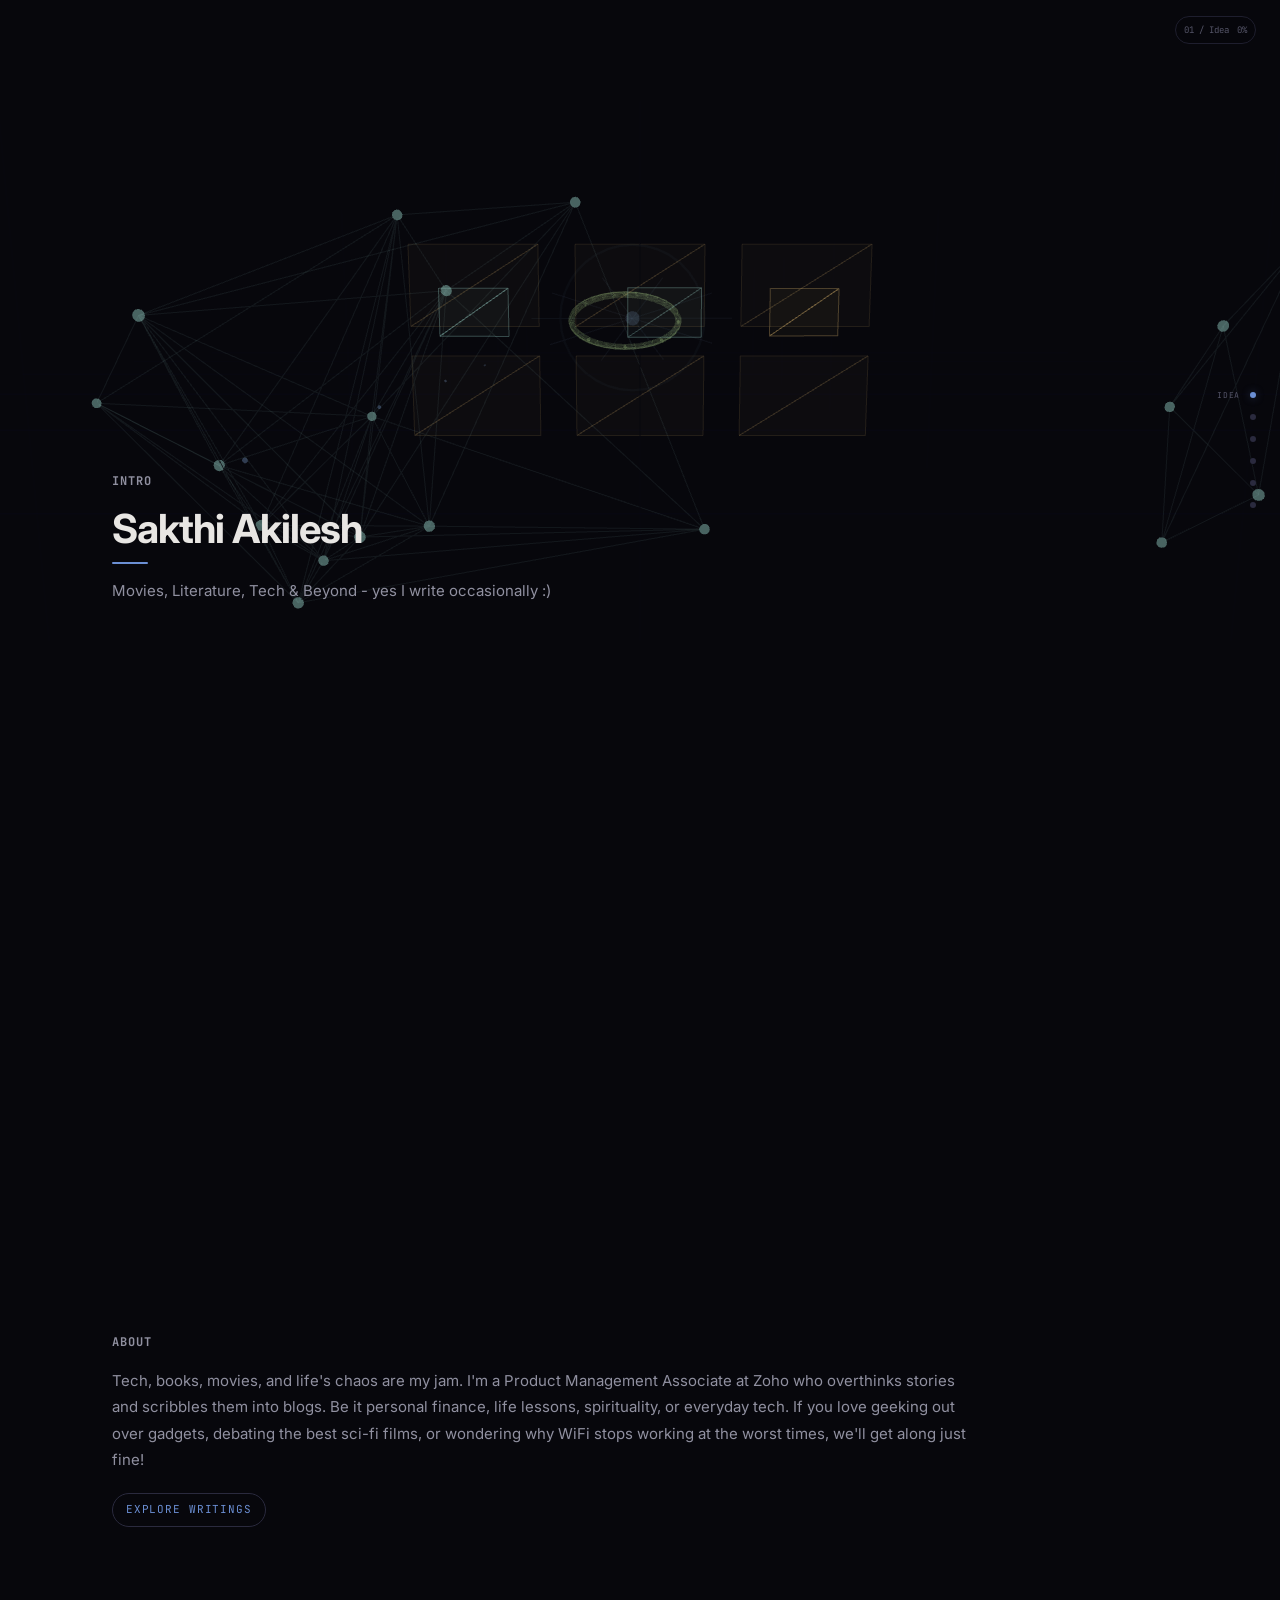
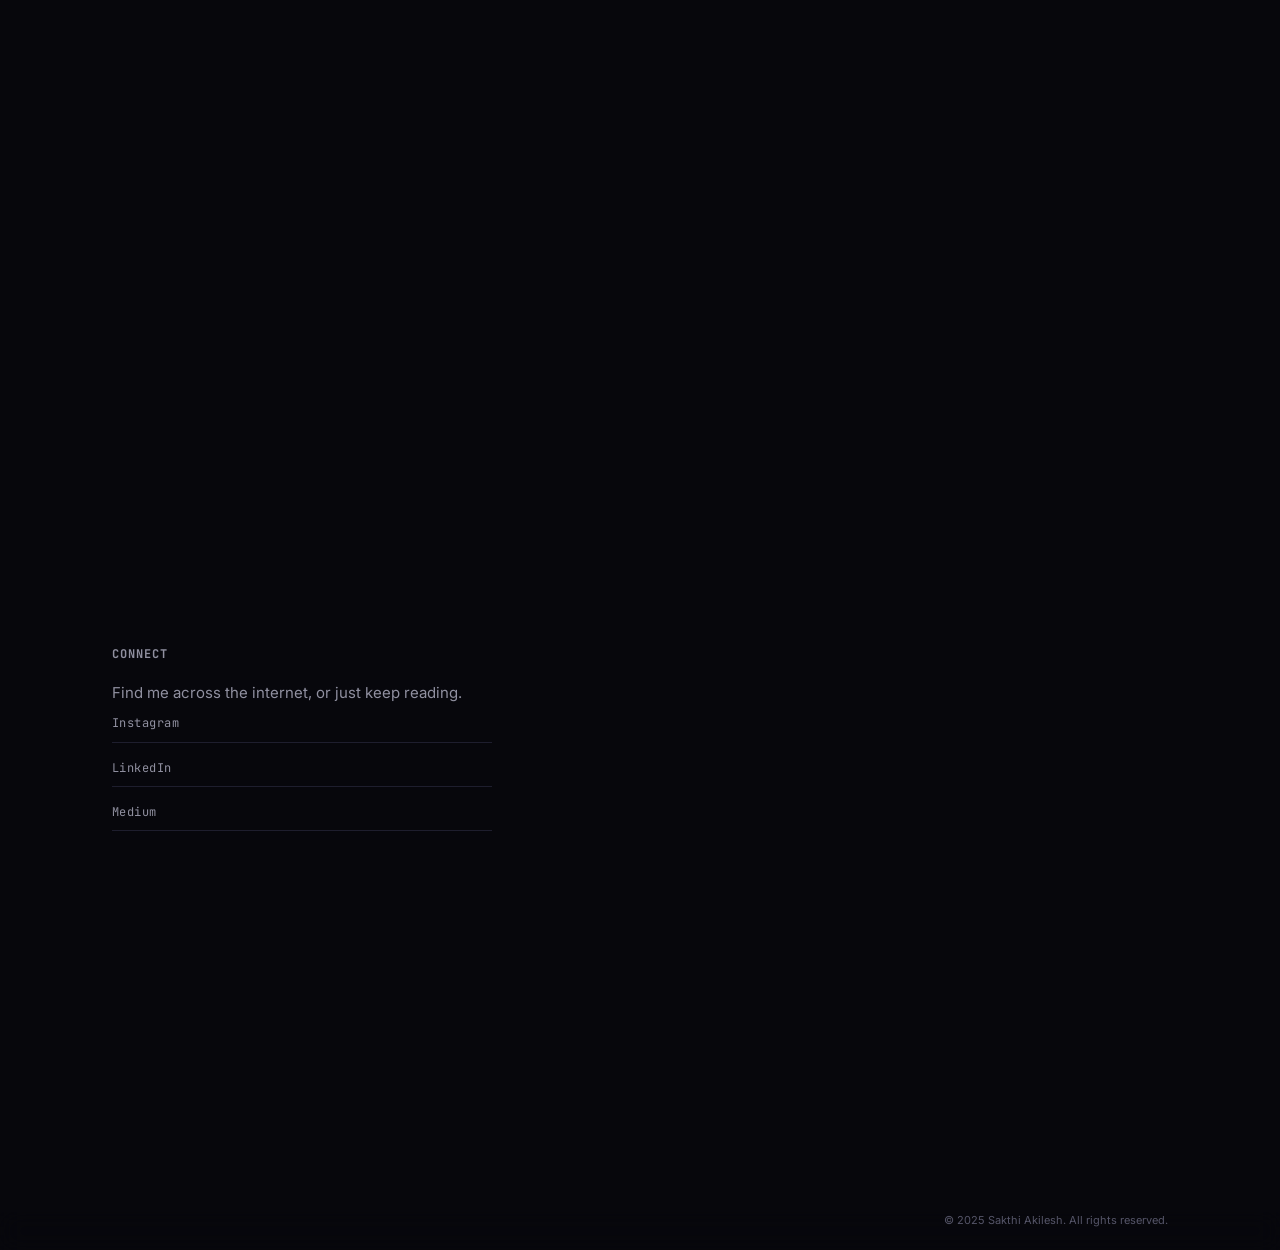
<file: index.html>
<!DOCTYPE html>
<html lang="en">
<head>
    <meta charset="UTF-8" />
    <meta name="viewport" content="width=device-width, initial-scale=1.0" />
    <title>Sakthi's Space</title>
    <meta name="description" content="Personal portfolio of Sakthi Akilesh. Product Management Associate at Zoho. Writing about tech, movies, literature, and life." />
    <link rel="icon" href="./favicon.svg" type="image/svg+xml" />
    <link rel="preconnect" href="https://fonts.googleapis.com" />
    <link rel="preconnect" href="https://fonts.gstatic.com" crossorigin />
    <link href="https://fonts.googleapis.com/css2?family=Inter:wght@300;400;500;600;700&family=JetBrains+Mono:wght@400;500&display=swap" rel="stylesheet" />
  <script type="module" crossorigin src="./main-CyJo-ZeS.js"></script>
  <link rel="stylesheet" crossorigin href="./main-BTD3R_Np.css">
</head>
<body>
    <div id="root"></div>
</body>
</html>
</file>
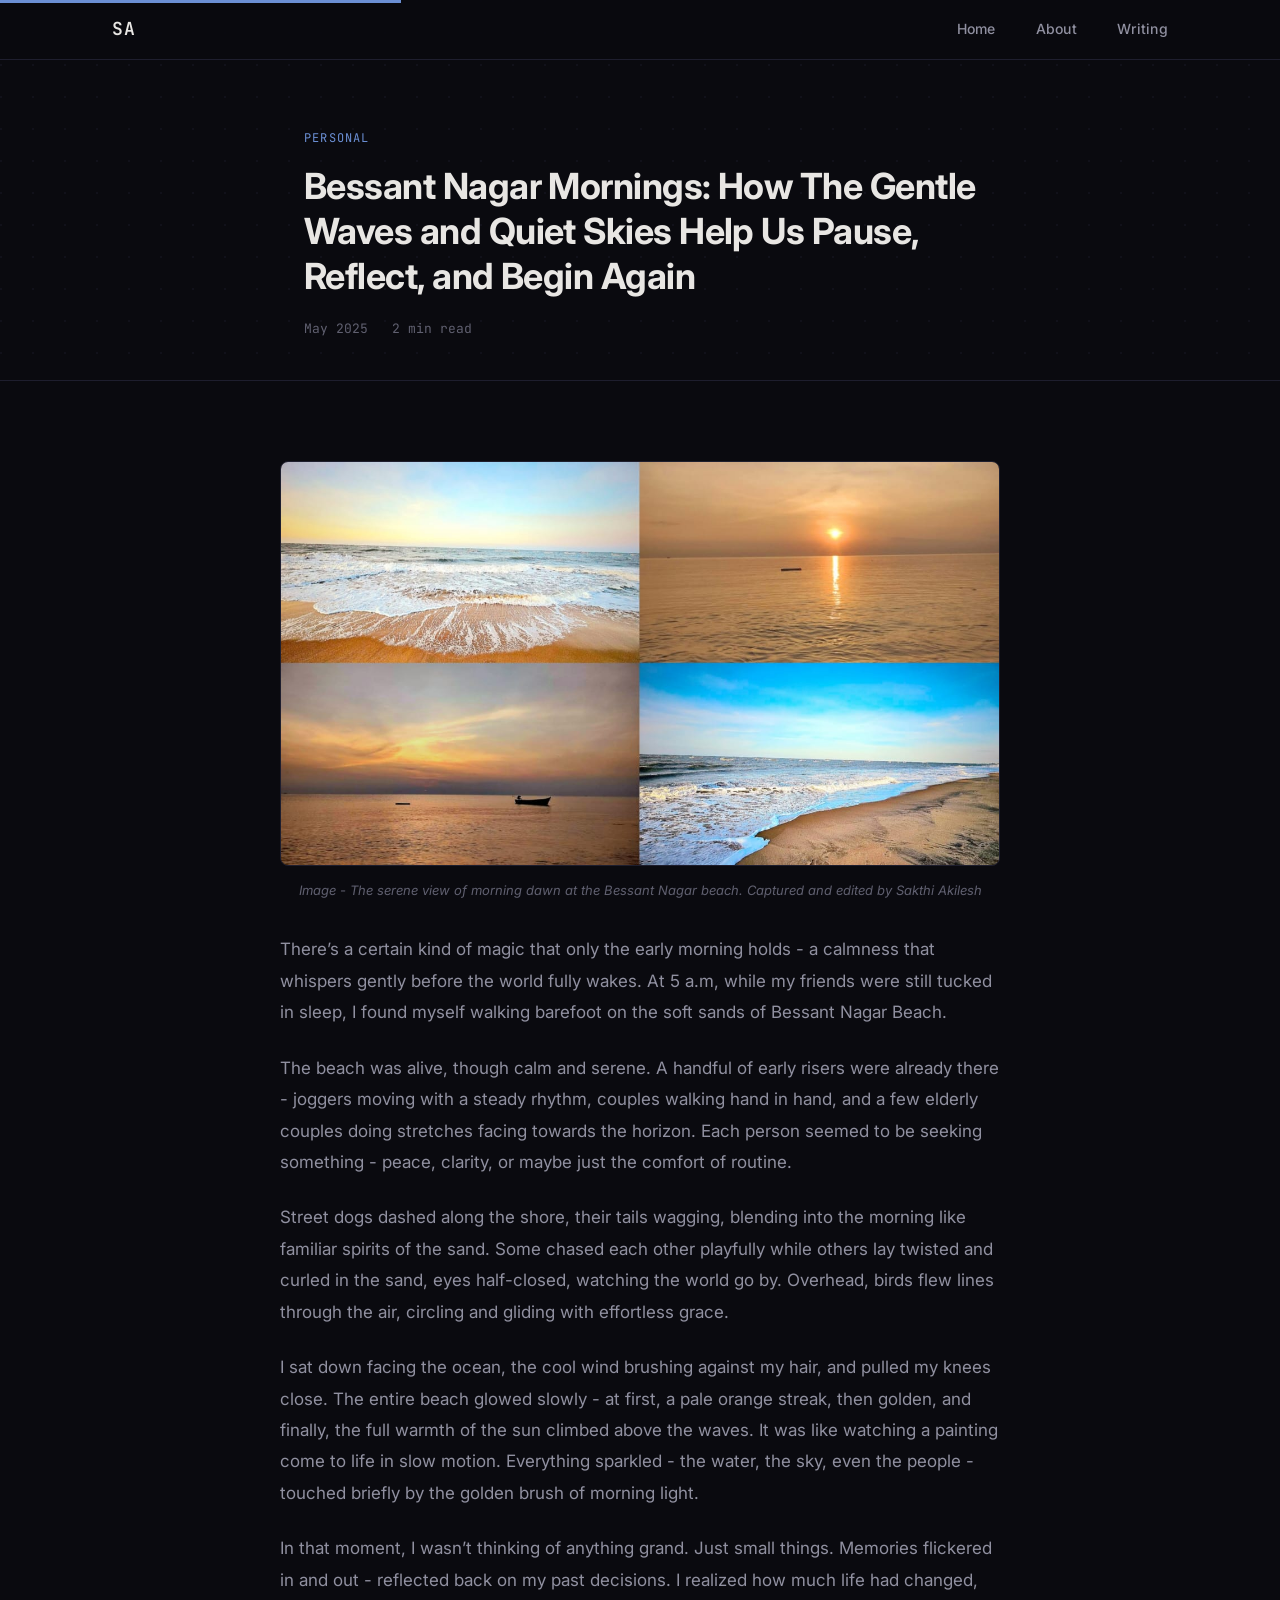
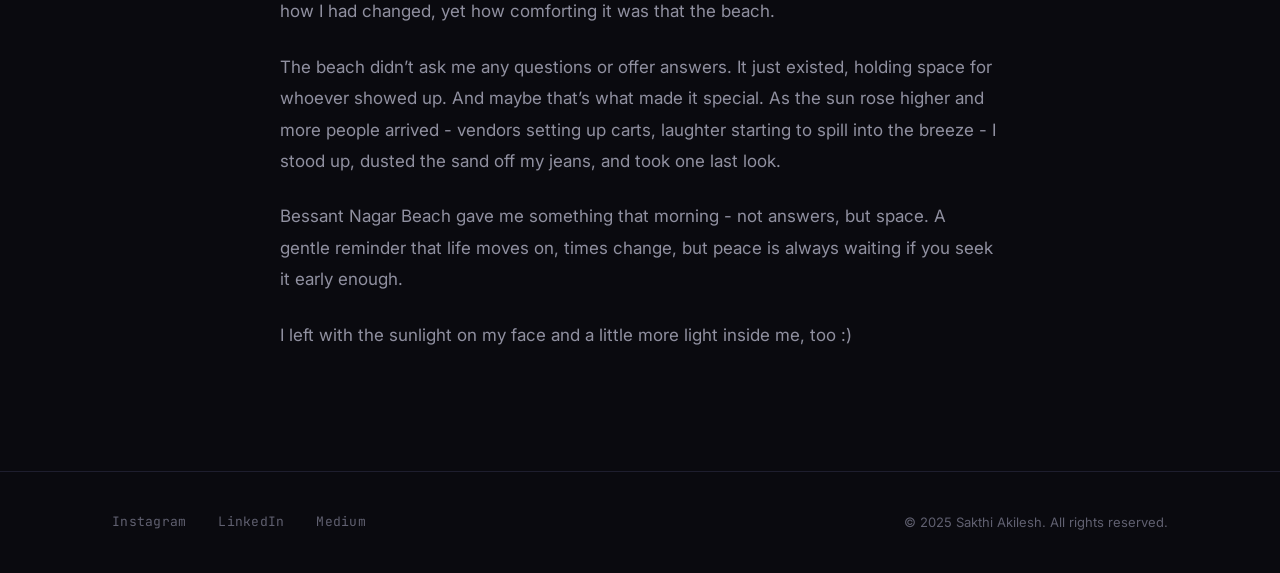
<file: bessant-beach.html>
<!DOCTYPE html>
<html lang="en">
<head>
    <meta charset="UTF-8">
    <meta name="viewport" content="width=device-width, initial-scale=1.0">
    <title>Bessant Nagar Mornings: How The Gentle Waves and Quiet Skies Help Us Pause, Reflect, and Begin Again — Sakthi Akilesh</title>
    <meta name="description" content="Sometimes, the best therapy is a sunrise and sand beneath your feet - discover the soulful magic of mornings at Bessant Nagar.">
    <link rel="icon" href="./favicon.svg" type="image/svg+xml">
    <link rel="preconnect" href="https://fonts.googleapis.com">
    <link rel="preconnect" href="https://fonts.gstatic.com" crossorigin>
    <link href="https://fonts.googleapis.com/css2?family=Inter:wght@300;400;500;600;700&family=JetBrains+Mono:wght@400;500&display=swap" rel="stylesheet">
    <link rel="stylesheet" href="./main.css">
</head>
<body>
    <div class="reading-progress" id="reading-progress"></div>

    <nav class="nav">
        <div class="nav-inner">
            <a href="./index.html" class="nav-logo">SA</a>
            <div class="nav-links">
                <a href="./index.html">Home</a>
                <a href="./index.html#section-about">About</a>
                <a href="./blogs.html">Writing</a>
            </div>
            <button class="nav-toggle" aria-label="Menu">
                <span></span><span></span>
            </button>
        </div>
    </nav>

    <header class="article-header dot-grid">
        <div class="container-narrow">
            <span class="tag">Personal</span>
            <h1 class="article-title">Bessant Nagar Mornings: How The Gentle Waves and Quiet Skies Help Us Pause, Reflect, and Begin Again</h1>
            <div class="article-meta">
                <span>May 2025</span>
                <span>2 min read</span>
            </div>
        </div>
    </header>

        <main class="blog-container dark-theme">
            <article class="article-body container-narrow">
                <img src="./Beach-BRMIw0rt.jpeg" alt="Morning dawn at Bessant Nagar beach">
        <p class="image-caption">Image - The serene view of morning dawn at the Bessant Nagar beach. Captured and edited by Sakthi Akilesh</p>

        <p>There&rsquo;s a certain kind of magic that only the early morning holds - a calmness that whispers gently before the world fully wakes. At 5 a.m, while my friends were still tucked in sleep, I found myself walking barefoot on the soft sands of Bessant Nagar Beach.</p>

        <p>The beach was alive, though calm and serene. A handful of early risers were already there - joggers moving with a steady rhythm, couples walking hand in hand, and a few elderly couples doing stretches facing towards the horizon. Each person seemed to be seeking something - peace, clarity, or maybe just the comfort of routine.</p>

        <p>Street dogs dashed along the shore, their tails wagging, blending into the morning like familiar spirits of the sand. Some chased each other playfully while others lay twisted and curled in the sand, eyes half-closed, watching the world go by. Overhead, birds flew lines through the air, circling and gliding with effortless grace.</p>

        <p>I sat down facing the ocean, the cool wind brushing against my hair, and pulled my knees close. The entire beach glowed slowly - at first, a pale orange streak, then golden, and finally, the full warmth of the sun climbed above the waves. It was like watching a painting come to life in slow motion. Everything sparkled - the water, the sky, even the people - touched briefly by the golden brush of morning light.</p>

        <p>In that moment, I wasn&rsquo;t thinking of anything grand. Just small things. Memories flickered in and out - reflected back on my past decisions. I realized how much life had changed, how I had changed, yet how comforting it was that the beach.</p>

        <p>The beach didn&rsquo;t ask me any questions or offer answers. It just existed, holding space for whoever showed up. And maybe that&rsquo;s what made it special. As the sun rose higher and more people arrived - vendors setting up carts, laughter starting to spill into the breeze - I stood up, dusted the sand off my jeans, and took one last look.</p>

        <p>Bessant Nagar Beach gave me something that morning - not answers, but space. A gentle reminder that life moves on, times change, but peace is always waiting if you seek it early enough.</p>

                <p>I left with the sunlight on my face and a little more light inside me, too :)</p>
            </article>
        </main>

    <footer class="footer">
        <div class="container">
            <div class="footer-inner">
                <div class="footer-links">
                    <a href="https://www.instagram.com/sakthi.akileshhh/" target="_blank" rel="noopener">Instagram</a>
                    <a href="https://www.linkedin.com/in/sakthi-akilesh-29760a283/" target="_blank" rel="noopener">LinkedIn</a>
                    <a href="https://medium.com/@akileshmac" target="_blank" rel="noopener">Medium</a>
                </div>
                <p class="footer-copy">&copy; 2025 Sakthi Akilesh. All rights reserved.</p>
            </div>
        </div>
    </footer>

    <button class="back-to-top" id="back-to-top" aria-label="Back to top">&uarr;</button>
    <script src="./main.js"></script>
</body>
</html>
</file>
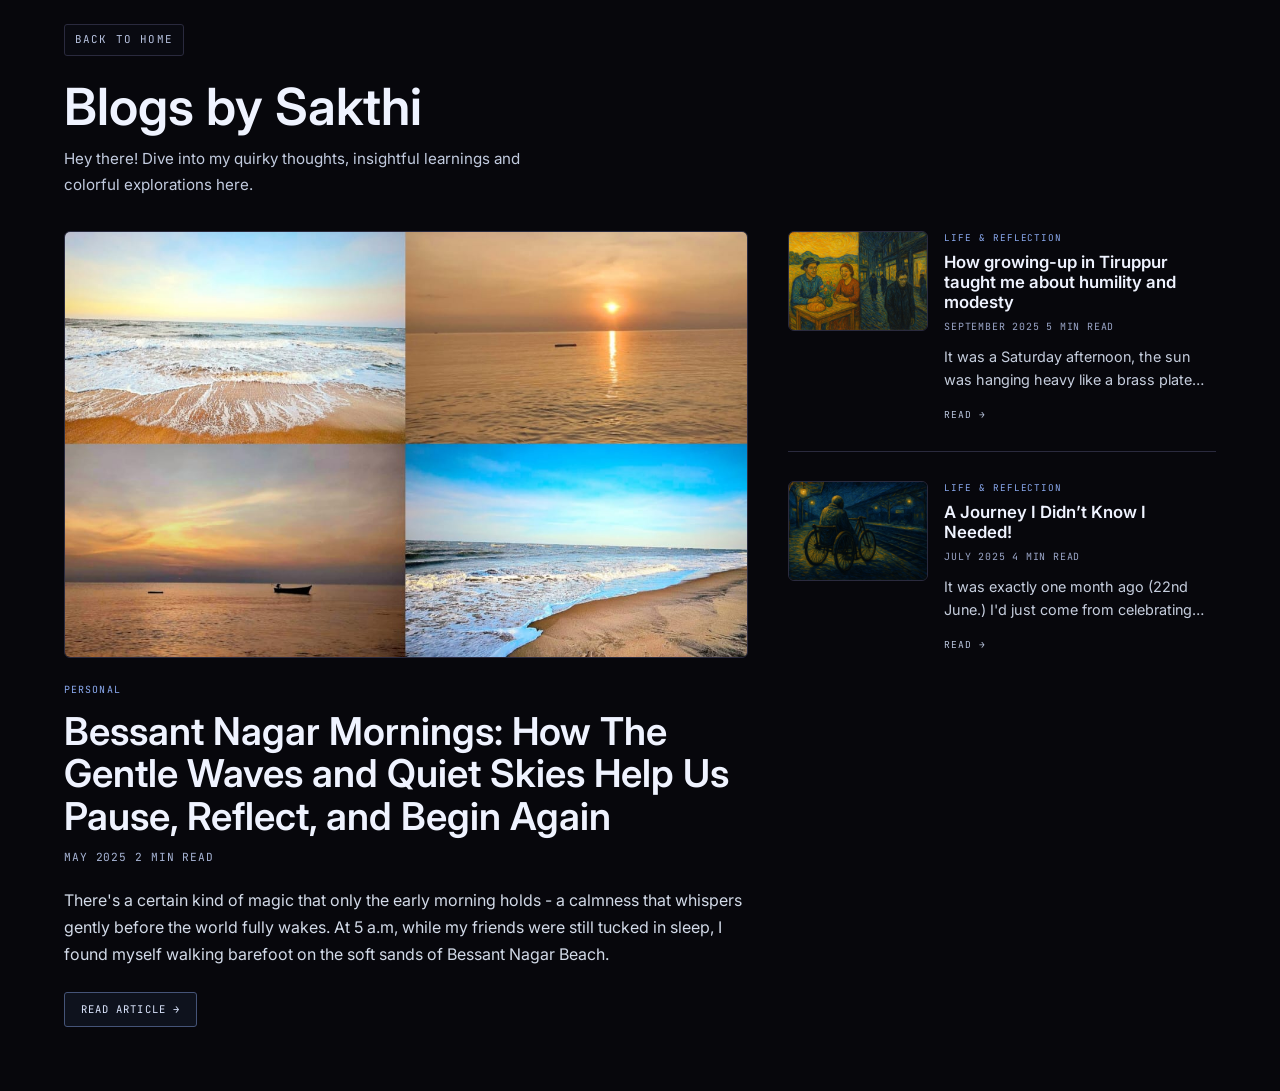
<file: blogs.html>
<!DOCTYPE html>
<html lang="en">
<head>
    <meta charset="UTF-8" />
    <meta name="viewport" content="width=device-width, initial-scale=1.0" />
    <title>Sakthi's Space</title>
    <meta name="description" content="Personal portfolio of Sakthi Akilesh. Product Management Associate at Zoho. Writing about tech, movies, literature, and life." />
    <link rel="icon" href="./favicon.svg" type="image/svg+xml" />
    <link rel="preconnect" href="https://fonts.googleapis.com" />
    <link rel="preconnect" href="https://fonts.gstatic.com" crossorigin />
    <link href="https://fonts.googleapis.com/css2?family=Inter:wght@300;400;500;600;700&family=JetBrains+Mono:wght@400;500&display=swap" rel="stylesheet" />
  <script type="module" crossorigin src="./main-CyJo-ZeS.js"></script>
  <link rel="stylesheet" crossorigin href="./main-BTD3R_Np.css">
</head>
<body>
    <div id="root"></div>
</body>
</html>
</file>
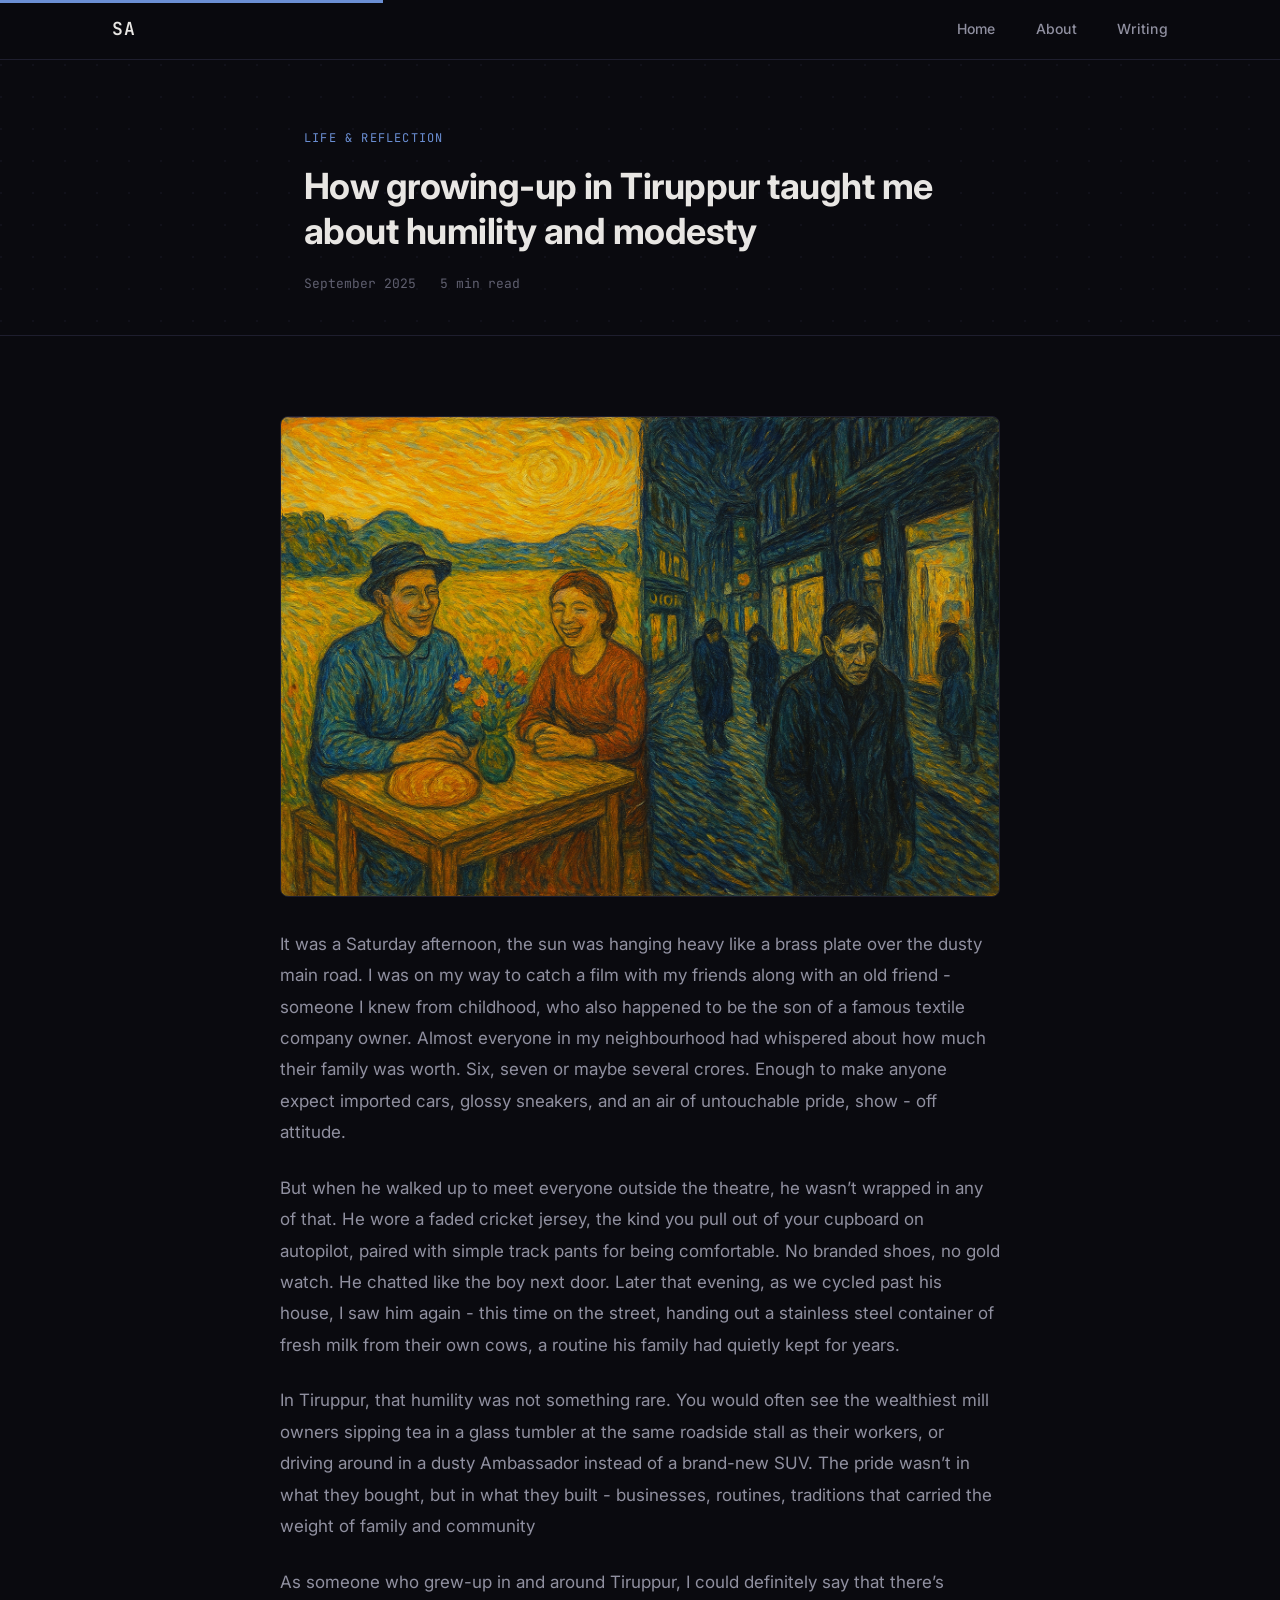
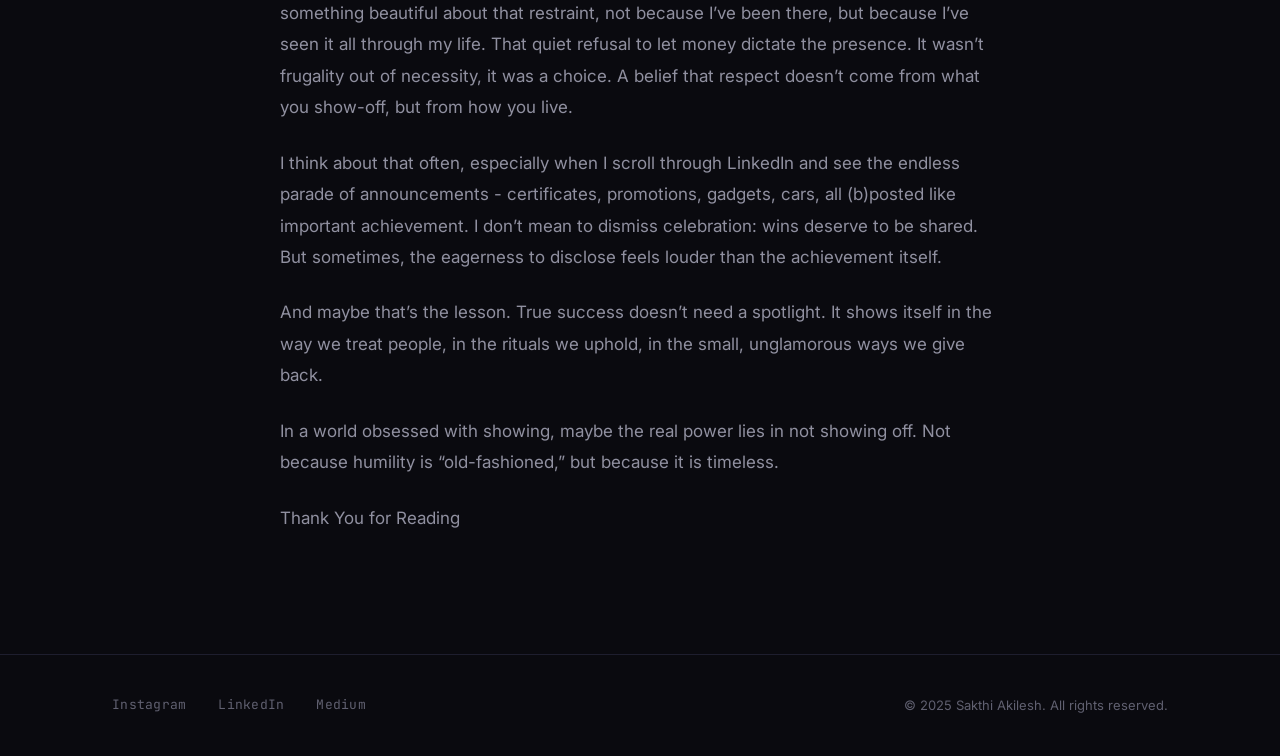
<file: grounded-life.html>
<!DOCTYPE html>
<html lang="en">
<head>
    <meta charset="UTF-8">
    <meta name="viewport" content="width=device-width, initial-scale=1.0">
    <title>How growing-up in Tiruppur taught me about humility and modesty — Sakthi Akilesh</title>
    <meta name="description" content="A personal reflection on how growing-up in Tiruppur taught me about humility and modesty.">
    <link rel="icon" href="./favicon.svg" type="image/svg+xml">
    <link rel="preconnect" href="https://fonts.googleapis.com">
    <link rel="preconnect" href="https://fonts.gstatic.com" crossorigin>
    <link href="https://fonts.googleapis.com/css2?family=Inter:wght@300;400;500;600;700&family=JetBrains+Mono:wght@400;500&display=swap" rel="stylesheet">
    <link rel="stylesheet" href="./main.css">
</head>
<body>
    <div class="reading-progress" id="reading-progress"></div>

    <nav class="nav">
        <div class="nav-inner">
            <a href="./index.html" class="nav-logo">SA</a>
            <div class="nav-links">
                <a href="./index.html">Home</a>
                <a href="./index.html#section-about">About</a>
                <a href="./blogs.html">Writing</a>
            </div>
            <button class="nav-toggle" aria-label="Menu">
                <span></span><span></span>
            </button>
        </div>
    </nav>

    <header class="article-header dot-grid">
        <div class="container-narrow">
            <span class="tag">Life &amp; Reflection</span>
            <h1 class="article-title">How growing-up in Tiruppur taught me about humility and modesty</h1>
            <div class="article-meta">
                <span>September 2025</span>
                <span>5 min read</span>
            </div>
        </div>
    </header>

        <main class="blog-container dark-theme">
            <article class="article-body container-narrow">
                <img src="./grounded-CO13K1gh.png" alt="Tiruppur reflection">

        <p>It was a Saturday afternoon, the sun was hanging heavy like a brass plate over the dusty main road. I was on my way to catch a film with my friends along with an old friend - someone I knew from childhood, who also happened to be the son of a famous textile company owner. Almost everyone in my neighbourhood had whispered about how much their family was worth. Six, seven or maybe several crores. Enough to make anyone expect imported cars, glossy sneakers, and an air of untouchable pride, show - off attitude.</p>

        <p>But when he walked up to meet everyone outside the theatre, he wasn&rsquo;t wrapped in any of that. He wore a faded cricket jersey, the kind you pull out of your cupboard on autopilot, paired with simple track pants for being comfortable. No branded shoes, no gold watch. He chatted like the boy next door. Later that evening, as we cycled past his house, I saw him again - this time on the street, handing out a stainless steel container of fresh milk from their own cows, a routine his family had quietly kept for years.</p>

        <p>In Tiruppur, that humility was not something rare. You would often see the wealthiest mill owners sipping tea in a glass tumbler at the same roadside stall as their workers, or driving around in a dusty Ambassador instead of a brand-new SUV. The pride wasn&rsquo;t in what they bought, but in what they built - businesses, routines, traditions that carried the weight of family and community</p>

        <p>As someone who grew-up in and around Tiruppur, I could definitely say that there&rsquo;s something beautiful about that restraint, not because I&rsquo;ve been there, but because I&rsquo;ve seen it all through my life. That quiet refusal to let money dictate the presence. It wasn&rsquo;t frugality out of necessity, it was a choice. A belief that respect doesn&rsquo;t come from what you show-off, but from how you live.</p>

        <p>I think about that often, especially when I scroll through LinkedIn and see the endless parade of announcements - certificates, promotions, gadgets, cars, all (b)posted like important achievement. I don&rsquo;t mean to dismiss celebration: wins deserve to be shared. But sometimes, the eagerness to disclose feels louder than the achievement itself.</p>

        <p>And maybe that&rsquo;s the lesson. True success doesn&rsquo;t need a spotlight. It shows itself in the way we treat people, in the rituals we uphold, in the small, unglamorous ways we give back.</p>

        <p>In a world obsessed with showing, maybe the real power lies in not showing off. Not because humility is &ldquo;old-fashioned,&rdquo; but because it is timeless.</p>

                <p>Thank You for Reading</p>
            </article>
        </main>

    <footer class="footer">
        <div class="container">
            <div class="footer-inner">
                <div class="footer-links">
                    <a href="https://www.instagram.com/sakthi.akileshhh/" target="_blank" rel="noopener">Instagram</a>
                    <a href="https://www.linkedin.com/in/sakthi-akilesh-29760a283/" target="_blank" rel="noopener">LinkedIn</a>
                    <a href="https://medium.com/@akileshmac" target="_blank" rel="noopener">Medium</a>
                </div>
                <p class="footer-copy">&copy; 2025 Sakthi Akilesh. All rights reserved.</p>
            </div>
        </div>
    </footer>

    <button class="back-to-top" id="back-to-top" aria-label="Back to top">&uarr;</button>
    <script src="./main.js"></script>
</body>
</html>
</file>
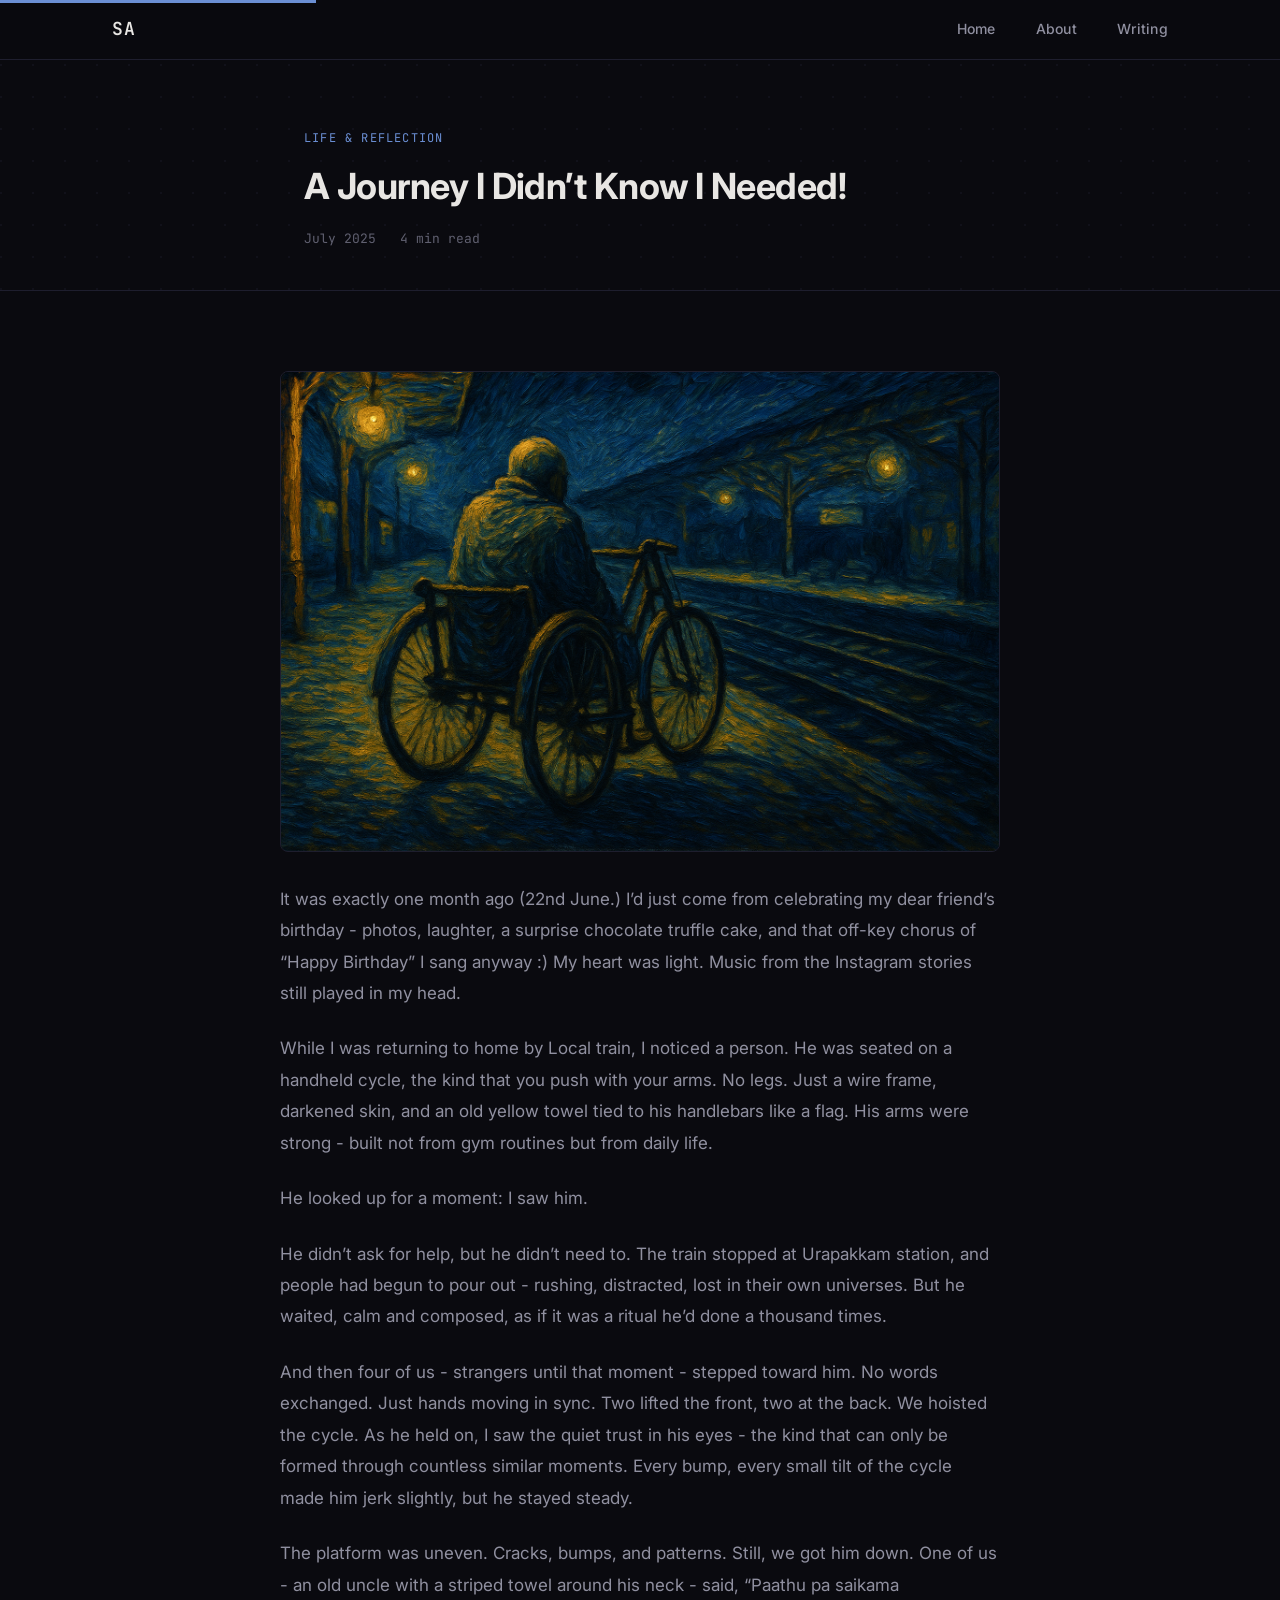
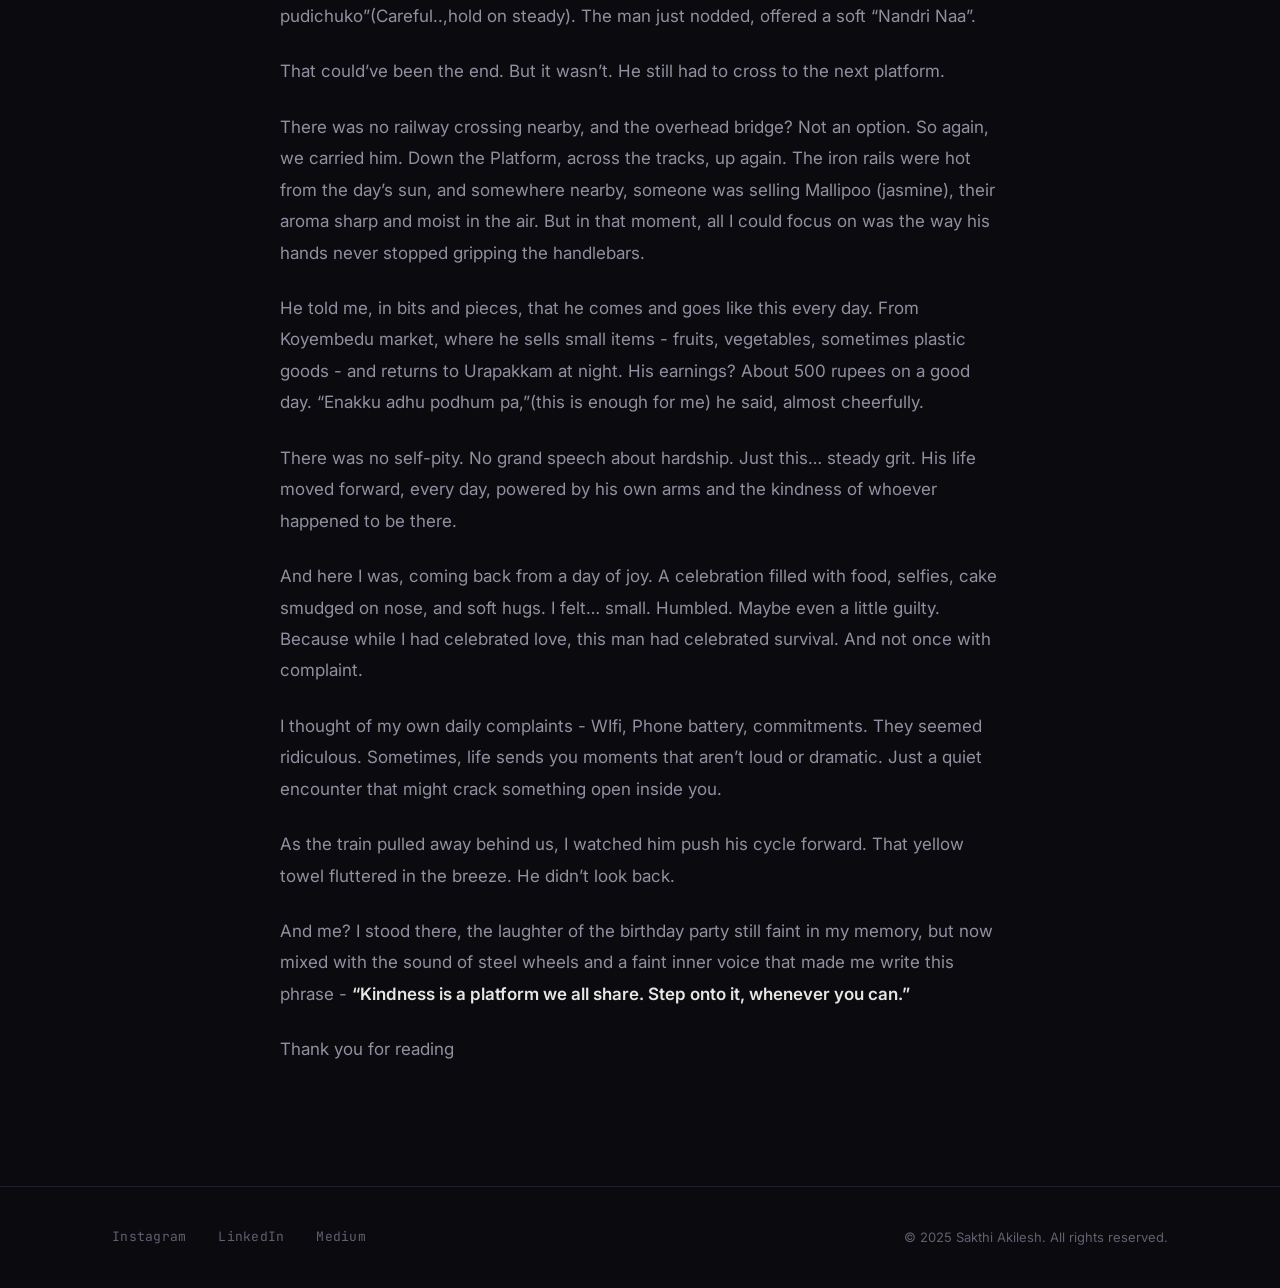
<file: kindness.html>
<!DOCTYPE html>
<html lang="en">
<head>
    <meta charset="UTF-8">
    <meta name="viewport" content="width=device-width, initial-scale=1.0">
    <title>A Journey I Didn’t Know I Needed! — Sakthi Akilesh</title>
    <meta name="description" content="A personal reflection on a quiet but powerful moment of kindness and humanity.">
    <link rel="icon" href="./favicon.svg" type="image/svg+xml">
    <link rel="preconnect" href="https://fonts.googleapis.com">
    <link rel="preconnect" href="https://fonts.gstatic.com" crossorigin>
    <link href="https://fonts.googleapis.com/css2?family=Inter:wght@300;400;500;600;700&family=JetBrains+Mono:wght@400;500&display=swap" rel="stylesheet">
    <link rel="stylesheet" href="./main.css">
</head>
<body>
    <div class="reading-progress" id="reading-progress"></div>

    <nav class="nav">
        <div class="nav-inner">
            <a href="./index.html" class="nav-logo">SA</a>
            <div class="nav-links">
                <a href="./index.html">Home</a>
                <a href="./index.html#section-about">About</a>
                <a href="./blogs.html">Writing</a>
            </div>
            <button class="nav-toggle" aria-label="Menu">
                <span></span><span></span>
            </button>
        </div>
    </nav>

    <header class="article-header dot-grid">
        <div class="container-narrow">
            <span class="tag">Life &amp; Reflection</span>
            <h1 class="article-title">A Journey I Didn’t Know I Needed!</h1>
            <div class="article-meta">
                <span>July 2025</span>
                <span>4 min read</span>
            </div>
        </div>
    </header>

        <main class="blog-container dark-theme">
            <article class="article-body container-narrow">
                <img src="./Trainimage-CLBlTbyH.png" alt="A moment of kindness at Urapakkam station">

        <p>It was exactly one month ago (22nd June.) I&rsquo;d just come from celebrating my dear friend&rsquo;s birthday - photos, laughter, a surprise chocolate truffle cake, and that off-key chorus of &ldquo;Happy Birthday&rdquo; I sang anyway :) My heart was light. Music from the Instagram stories still played in my head.</p>

        <p>While I was returning to home by Local train, I noticed a person. He was seated on a handheld cycle, the kind that you push with your arms. No legs. Just a wire frame, darkened skin, and an old yellow towel tied to his handlebars like a flag. His arms were strong - built not from gym routines but from daily life.</p>

        <p>He looked up for a moment: I saw him.</p>

        <p>He didn&rsquo;t ask for help, but he didn&rsquo;t need to. The train stopped at Urapakkam station, and people had begun to pour out - rushing, distracted, lost in their own universes. But he waited, calm and composed, as if it was a ritual he&rsquo;d done a thousand times.</p>

        <p>And then four of us - strangers until that moment - stepped toward him. No words exchanged. Just hands moving in sync. Two lifted the front, two at the back. We hoisted the cycle. As he held on, I saw the quiet trust in his eyes - the kind that can only be formed through countless similar moments. Every bump, every small tilt of the cycle made him jerk slightly, but he stayed steady.</p>

        <p>The platform was uneven. Cracks, bumps, and patterns. Still, we got him down. One of us - an old uncle with a striped towel around his neck - said, &ldquo;Paathu pa saikama pudichuko&rdquo;(Careful..,hold on steady). The man just nodded, offered a soft &ldquo;Nandri Naa&rdquo;.</p>

        <p>That could&rsquo;ve been the end. But it wasn&rsquo;t. He still had to cross to the next platform.</p>

        <p>There was no railway crossing nearby, and the overhead bridge? Not an option. So again, we carried him. Down the Platform, across the tracks, up again. The iron rails were hot from the day&rsquo;s sun, and somewhere nearby, someone was selling Mallipoo (jasmine), their aroma sharp and moist in the air. But in that moment, all I could focus on was the way his hands never stopped gripping the handlebars.</p>

        <p>He told me, in bits and pieces, that he comes and goes like this every day. From Koyembedu market, where he sells small items - fruits, vegetables, sometimes plastic goods - and returns to Urapakkam at night. His earnings? About 500 rupees on a good day. &ldquo;Enakku adhu podhum pa,&rdquo;(this is enough for me) he said, almost cheerfully.</p>

        <p>There was no self-pity. No grand speech about hardship. Just this&hellip; steady grit. His life moved forward, every day, powered by his own arms and the kindness of whoever happened to be there.</p>

        <p>And here I was, coming back from a day of joy. A celebration filled with food, selfies, cake smudged on nose, and soft hugs. I felt&hellip; small. Humbled. Maybe even a little guilty. Because while I had celebrated love, this man had celebrated survival. And not once with complaint.</p>

        <p>I thought of my own daily complaints - WIfi, Phone battery, commitments. They seemed ridiculous. Sometimes, life sends you moments that aren&rsquo;t loud or dramatic. Just a quiet encounter that might crack something open inside you.</p>

        <p>As the train pulled away behind us, I watched him push his cycle forward. That yellow towel fluttered in the breeze. He didn&rsquo;t look back.</p>

        <p>And me? I stood there, the laughter of the birthday party still faint in my memory, but now mixed with the sound of steel wheels and a faint inner voice that made me write this phrase - <strong>&ldquo;Kindness is a platform we all share. Step onto it, whenever you can.&rdquo;</strong></p>

                <p>Thank you for reading</p>
            </article>
        </main>

    <footer class="footer">
        <div class="container">
            <div class="footer-inner">
                <div class="footer-links">
                    <a href="https://www.instagram.com/sakthi.akileshhh/" target="_blank" rel="noopener">Instagram</a>
                    <a href="https://www.linkedin.com/in/sakthi-akilesh-29760a283/" target="_blank" rel="noopener">LinkedIn</a>
                    <a href="https://medium.com/@akileshmac" target="_blank" rel="noopener">Medium</a>
                </div>
                <p class="footer-copy">&copy; 2025 Sakthi Akilesh. All rights reserved.</p>
            </div>
        </div>
    </footer>

    <button class="back-to-top" id="back-to-top" aria-label="Back to top">&uarr;</button>
    <script src="./main.js"></script>
</body>
</html>
</file>
<file: main-BTD3R_Np.css>
:root{--bg-base: #07070c;--bg-surface: #0e0e16;--bg-raised: #151520;--bg-overlay: #1c1c2e;--border: #1e1e2e;--border-light: #2a2a3e;--border-active: #3a3a55;--text-primary: #e8e6e3;--text-secondary: #9090a0;--text-muted: #555568;--accent: #6b8fd4;--accent-bright: #8baaf0;--accent-warm: #d4a056;--tag-review: #d47b6b;--tag-culture: #8bd46b;--tag-nostalgia: #d4a056;--tag-reflection: #6bd4c0;--tag-personal: #b48fd4;--font-body: "Inter", -apple-system, BlinkMacSystemFont, sans-serif;--font-mono: "JetBrains Mono", "SF Mono", "Fira Code", monospace;--max-width: 1120px;--nav-height: 56px;--radius: 6px}*,*:before,*:after{box-sizing:border-box;margin:0;padding:0}html{scroll-behavior:smooth;scrollbar-width:thin;scrollbar-color:var(--border-light) transparent}body{font-family:var(--font-body);background:var(--bg-base);color:var(--text-primary);line-height:1.6;-webkit-font-smoothing:antialiased;overflow-x:hidden}a{color:inherit;text-decoration:none}ul{list-style:none}img{max-width:100%;display:block}button{cursor:pointer;background:none;border:none;color:inherit;font:inherit}.canvas-container{position:fixed;top:0;right:0;bottom:0;left:0;z-index:0}.canvas-container canvas{display:block}.stage-progress{position:fixed;right:1.5rem;top:50%;transform:translateY(-50%);z-index:50;display:flex;flex-direction:column;gap:1rem}.stage-dot{width:6px;height:6px;border-radius:50%;background:var(--border-light);transition:all .35s ease;position:relative}.stage-dot.active{background:var(--accent);box-shadow:0 0 8px #6b8fd459}.stage-dot:before{content:attr(data-label);position:absolute;right:16px;top:50%;transform:translateY(-50%);font-family:var(--font-mono);font-size:.5rem;letter-spacing:.08em;text-transform:uppercase;color:var(--text-muted);white-space:nowrap;opacity:0;transition:opacity .2s ease;pointer-events:none}.stage-dot:hover:before,.stage-dot.active:before{opacity:1}.scroll-content{position:relative;z-index:1}.row{min-height:100vh;display:flex;align-items:center;position:relative;padding:0}.row-grid{display:grid;grid-template-columns:56px 1fr 1fr 1fr;gap:0;width:100%;max-width:var(--max-width);margin:0 auto;padding:0 2rem}.row-index{font-family:var(--font-mono);font-size:.5625rem;color:var(--text-muted);letter-spacing:.12em;writing-mode:vertical-lr;display:flex;align-items:flex-start;justify-content:center;padding-top:2rem;opacity:.4;-webkit-user-select:none;user-select:none}.row.in-view:before{content:"";position:absolute;left:0;top:0;bottom:0;width:2px;background:var(--accent);opacity:0;transition:opacity .5s ease}.row.in-view:before{opacity:.25}.stage-divider{position:absolute;bottom:0;left:50%;transform:translate(-50%);width:min(80%,var(--max-width));height:1px;background:linear-gradient(90deg,transparent,var(--border) 30%,var(--border) 70%,transparent)}.cell{padding:2rem 1.5rem;position:relative;border-left:1px solid rgba(30,30,46,.15);transition:background .3s ease,border-color .3s ease}.cell:first-of-type{border-left:1px solid rgba(30,30,46,.3)}.cell--interactive{cursor:pointer}.cell--interactive:hover,.cell--hovered{background:#0e0e1680;border-color:#2a2a3e4d}.cell--expanded{background:#0e0e16b3;border-color:#2a2a3e66}.cell--span-2{grid-column:span 2}.cell-content{opacity:0;transform:translateY(16px);transition:opacity .6s ease,transform .6s ease}.row.in-view .cell-content{opacity:1;transform:translateY(0)}.row.in-view .cell:nth-child(2) .cell-content{transition-delay:0s}.row.in-view .cell:nth-child(3) .cell-content{transition-delay:.1s}.row.in-view .cell:nth-child(4) .cell-content{transition-delay:.2s}.cell-label{font-family:var(--font-mono);font-size:.5rem;letter-spacing:.14em;text-transform:uppercase;color:var(--text-muted);margin-bottom:1.25rem;display:block;opacity:.6}.cell-title{font-size:1.5rem;font-weight:700;margin-bottom:.75rem;letter-spacing:-.02em;line-height:1.2}.cell-title--hero{font-size:clamp(1.75rem,4vw,2.5rem);letter-spacing:-.025em;line-height:1.08}.cell-text{font-size:.9375rem;line-height:1.75;color:var(--text-secondary)}.hero-rule{width:36px;height:2px;background:var(--accent);border:none;margin-bottom:.875rem;border-radius:1px}.cell-expand-hint{display:block;margin-top:.75rem;font-family:var(--font-mono);font-size:.5rem;letter-spacing:.1em;text-transform:uppercase;color:var(--accent);opacity:0;transform:translateY(4px);transition:opacity .25s ease,transform .25s ease}.cell--interactive:hover .cell-expand-hint,.cell--interactive:focus .cell-expand-hint{opacity:.6;transform:translateY(0)}.cell-expanded{margin-top:1rem;padding-top:1rem;border-top:1px solid var(--border);animation:slideReveal .35s ease forwards}@keyframes slideReveal{0%{opacity:0;transform:translateY(8px)}to{opacity:1;transform:translateY(0)}}.cell-list{display:flex;flex-direction:column;gap:.5rem}.cell-list-item{font-size:.8125rem;color:var(--text-secondary);padding:.5rem .75rem;border:1px solid var(--border);border-radius:var(--radius);background:#0a0a0f33;transition:border-color .2s ease,background .2s ease}.cell-list-item:hover{border-color:var(--border-light);background:#0e0e1666}.build-list{display:flex;flex-direction:column;gap:.5rem}.build-item{padding:1rem;border:1px solid var(--border);border-radius:var(--radius);background:#0a0a0f33;transition:border-color .25s ease,background .25s ease}.build-item--hovered{border-color:var(--border-light);background:#0e0e1673}.build-item-link{display:block}.build-item .tag{font-family:var(--font-mono);font-size:.5rem;letter-spacing:.1em;text-transform:uppercase;margin-bottom:.375rem;display:block}.tag.reflection{color:var(--tag-reflection)}.tag.nostalgia{color:var(--tag-nostalgia)}.tag.review{color:var(--tag-review)}.tag.culture{color:var(--tag-culture)}.tag.personal{color:var(--tag-personal)}.build-item h3{font-size:.875rem;font-weight:600;line-height:1.4;margin-bottom:.25rem}.build-item .meta{font-family:var(--font-mono);font-size:.5625rem;color:var(--text-muted)}.build-item-extra{margin-top:.625rem;padding-top:.625rem;border-top:1px dashed var(--border)}.build-item-toggle{font-family:var(--font-mono);font-size:.5rem;letter-spacing:.1em;text-transform:uppercase;color:var(--accent);opacity:.7;transition:opacity .2s}.build-item-toggle:hover{opacity:1}.build-item-excerpt{margin-top:.5rem;font-size:.8125rem;line-height:1.6;color:var(--text-secondary);animation:slideReveal .3s ease forwards}.build-item--expanded{border-color:var(--accent);border-style:solid;background:#0e0e1699}.blog-inline{display:block;padding:1rem;border:1px solid var(--border);border-radius:var(--radius);background:#0a0a0f4d;transition:border-color .2s ease,background .2s ease}.blog-inline:hover{border-color:var(--accent);background:#0e0e1680}.blog-inline-tag{font-family:var(--font-mono);font-size:.5rem;letter-spacing:.1em;text-transform:uppercase;color:var(--accent);display:block;margin-bottom:.375rem}.blog-inline-title{font-size:.875rem;font-weight:600;display:block;margin-bottom:.375rem;line-height:1.35}.blog-inline-excerpt{font-size:.75rem;line-height:1.55;color:var(--text-secondary);display:block;margin-bottom:.375rem}.blog-inline-meta{font-family:var(--font-mono);font-size:.5rem;color:var(--text-muted)}.view-all{font-family:var(--font-mono);font-size:.75rem;letter-spacing:.04em;color:var(--accent);display:inline-flex;align-items:center;gap:.5rem;transition:gap .25s ease}.view-all:hover{gap:.75rem}.arrow{transition:transform .25s ease}.view-all:hover .arrow{transform:translate(2px)}.social-links{display:flex;flex-direction:column;gap:.5rem}.social-link{font-family:var(--font-mono);font-size:.75rem;letter-spacing:.04em;color:var(--text-secondary);padding:.5rem 0;border-bottom:1px solid var(--border);transition:color .2s ease,border-color .2s ease}.social-link:hover{color:var(--text-primary);border-color:var(--accent)}.footer{background:#07070ca6;backdrop-filter:blur(12px);-webkit-backdrop-filter:blur(12px);border-top:1px solid var(--border);padding:2rem 0}.footer-inner{max-width:var(--max-width);margin:0 auto;padding:0 2rem;display:flex;justify-content:space-between;align-items:center}.footer-links{display:flex;gap:1.5rem}.footer-links a{font-family:var(--font-mono);font-size:.6875rem;color:var(--text-muted);transition:color .2s}.footer-links a:hover{color:var(--text-secondary)}.footer-copy{font-size:.6875rem;color:var(--text-muted)}@media (max-width: 768px){.nav-links{position:fixed;top:var(--nav-height);left:0;right:0;background:#07070cf2;backdrop-filter:blur(16px);-webkit-backdrop-filter:blur(16px);flex-direction:column;padding:1.5rem 2rem;gap:1rem;border-bottom:1px solid var(--border);transform:translateY(-100%);opacity:0;pointer-events:none;transition:transform .3s ease,opacity .3s ease}.nav-links.open{transform:translateY(0);opacity:1;pointer-events:all}.nav-toggle{display:flex}.row-grid{grid-template-columns:1fr;padding:0 1.25rem}.row-index{writing-mode:horizontal-tb;padding:1.5rem 0 .5rem;justify-content:flex-start}.cell{border-left:none;border-top:1px solid rgba(30,30,46,.12);padding:1.5rem 0}.cell:first-of-type{border-left:none}.cell--span-2{grid-column:span 1}.row.in-view:before{top:0;bottom:auto;left:0;right:0;width:auto;height:2px}.stage-progress{right:.625rem;gap:.75rem}.stage-dot{width:5px;height:5px}.stage-dot:before{display:none}.cell-title--hero{font-size:clamp(1.5rem,5vw,2rem)}.footer-inner{flex-direction:column;gap:1rem;text-align:center}}@media (max-width: 480px){.cell{padding:1.25rem 0}.cell-title{font-size:1.25rem}.build-item{padding:.875rem}}@media (prefers-reduced-motion: reduce){*,*:before,*:after{animation-duration:.01ms!important;transition-duration:.01ms!important}.cell-content{opacity:1;transform:none}}html,body,#root{height:100%}.overlay-root{position:relative;z-index:2;min-height:300vh;display:flex;flex-direction:column}.scroll-content{flex:1 0 auto;min-height:300vh;display:flex;flex-direction:column;align-items:stretch;justify-content:flex-start;padding:5.5rem 0 1.5rem}.landing-section{min-height:100vh;display:flex;align-items:center}.section-shell{width:min(1120px,calc(100vw - 3rem));margin:0 auto;padding:0 2rem;animation:stageFade .22s ease}@keyframes stageFade{0%{opacity:0;transform:translateY(6px)}to{opacity:1;transform:translateY(0)}}.section-title{font-family:var(--font-mono);font-size:.75rem;letter-spacing:.08em;text-transform:uppercase;color:var(--text-secondary);margin-bottom:1rem}.intro-content{max-width:720px}.about-base{max-width:860px;margin-bottom:1rem}.about-blog-cta{display:inline-flex;align-items:center;gap:.5rem;font-family:var(--font-mono);font-size:.6875rem;letter-spacing:.08em;text-transform:uppercase;color:var(--accent);border:1px solid var(--border-light);border-radius:999px;padding:.45rem .8rem;margin:.25rem 0 1rem}.about-blog-cta:hover{color:var(--accent-bright);border-color:var(--accent)}.section-grid{margin-bottom:1rem}.embedded-block{margin-top:1rem}.connect-links{max-width:380px}.stage-chip{position:fixed;top:1rem;right:1.5rem;z-index:95;display:flex;gap:.5rem;font-family:var(--font-mono);font-size:.5625rem;color:var(--text-muted);padding:.35rem .5rem;border:1px solid var(--border);background:#07070cb8;border-radius:999px}.footer{background:transparent;border-top:none;padding:0 0 1.25rem}@media (max-width: 768px){.scroll-content{padding-top:4.5rem}.section-shell{width:calc(100vw - 1.2rem);padding:0 .6rem}.stage-chip{right:.75rem;top:.75rem}}.blog-page{position:relative;min-height:100vh;background:var(--bg-base);overflow-x:hidden}.blog-header{display:flex;flex-direction:column;gap:1.5rem;padding:1.5rem 1.5rem 0;max-width:1200px;margin:0 auto}.blog-masthead{max-width:680px}.blog-kicker{font-family:var(--font-mono);font-size:.66rem;letter-spacing:.14em;text-transform:uppercase;color:#8d9abf;margin-bottom:.45rem}.blog-title{font-size:clamp(2rem,5vw,3.2rem);line-height:1.04;margin-bottom:.8rem;color:#eff3ff;font-weight:600}.blog-description{max-width:48ch;color:#c2cbdf;font-size:.95rem;line-height:1.72}.blog-layout{display:grid;grid-template-columns:1.6fr 1fr;gap:2.5rem;max-width:1200px;margin:2rem auto;padding:0 1.5rem 2rem}.blog-hero{display:flex;flex-direction:column;gap:1.5rem}.blog-hero-image{width:100%;aspect-ratio:16 / 10;background:linear-gradient(135deg,#1a1f2e,#0f1219);border:1px solid var(--border-light);border-radius:var(--radius);object-fit:cover;object-position:center}.blog-hero-content{display:flex;flex-direction:column;gap:.75rem}.blog-hero-tag{font-family:var(--font-mono);font-size:.62rem;letter-spacing:.11em;text-transform:uppercase;color:#8baaf0;margin:0}.blog-hero-title{font-size:clamp(1.8rem,4vw,2.4rem);line-height:1.1;color:#eff3ff;margin:0;font-weight:600}.blog-hero-meta{font-family:var(--font-mono);font-size:.7rem;letter-spacing:.08em;text-transform:uppercase;color:#a8b5d6;margin:0}.blog-hero-excerpt{font-size:1rem;line-height:1.7;color:#d2dae8;margin:.5rem 0 0}.blog-read-button{display:inline-flex;align-self:flex-start;font-family:var(--font-mono);font-size:.66rem;text-transform:uppercase;letter-spacing:.1em;color:#dde7ff;border:1px solid #455478;background:#111622cc;padding:.5rem 1rem;margin-top:.75rem;transition:all .2s ease;border-radius:3px}.blog-read-button:hover{border-color:#87a6eb;background:#1a2234eb;transform:translate(2px)}.blog-read-button:active{transform:translate(1px)}.blog-sidebar{display:flex;flex-direction:column;gap:1.8rem}.blog-post-card{display:flex;gap:1rem;padding-bottom:1.5rem}.blog-post-card:not(:last-child){border-bottom:1px solid var(--border-light)}.blog-post-image{flex-shrink:0;width:140px;height:100px;background:linear-gradient(135deg,#141829,#0a0d14);border:1px solid var(--border-light);border-radius:var(--radius);object-fit:cover;object-position:center}.blog-post-content{display:flex;flex-direction:column;gap:.4rem;flex:1}.blog-post-tag{font-family:var(--font-mono);font-size:.58rem;letter-spacing:.1em;text-transform:uppercase;color:#8baaf0;margin:0}.blog-post-title{font-size:1.05rem;line-height:1.2;color:#eff3ff;margin:0;font-weight:600}.blog-post-meta{font-family:var(--font-mono);font-size:.62rem;letter-spacing:.08em;text-transform:uppercase;color:#9aa5c7;margin:0}.blog-post-excerpt{font-size:.9rem;line-height:1.6;color:#c6cede;margin:.25rem 0 0;display:-webkit-box;-webkit-line-clamp:2;-webkit-box-orient:vertical;overflow:hidden}.blog-post-link{display:inline-flex;align-self:flex-start;font-family:var(--font-mono);font-size:.6rem;text-transform:uppercase;letter-spacing:.09em;color:#b8c3db;background:none;border:none;padding:.3rem 0;margin-top:.3rem;transition:color .2s ease}.blog-post-link:hover{color:#dde7ff}.blog-home-link{display:inline-flex;align-items:center;font-family:var(--font-mono);font-size:.68rem;letter-spacing:.11em;text-transform:uppercase;color:#b7c2df;border:1px solid var(--border-light);padding:.4rem .6rem;width:fit-content;background:#0a0c1499;transition:color .2s ease,border-color .2s ease,background .2s ease;border-radius:3px}.blog-home-link:hover{color:#e3ebff;border-color:#4c5c7e;background:#121622d6}.blog-home-link:focus-visible,.blog-read-button:focus-visible,.blog-post-link:focus-visible,.blog-close:focus-visible{outline:2px solid #9db7fb;outline-offset:2px}.blog-home-link:focus-visible,.blog-open:focus-visible,.blog-pill:focus-visible,.blog-close:focus-visible{outline:2px solid #9db7fb;outline-offset:2px}.blog-viewer{position:fixed;top:0;right:0;bottom:0;left:0;z-index:6;background:repeating-linear-gradient(to right,rgba(29,29,42,.24),rgba(29,29,42,.24) 1px,transparent 1px,transparent 52px),#06060aeb;display:grid;grid-template-rows:auto 1fr}.blog-viewer-topbar{display:flex;justify-content:space-between;align-items:center;padding:1rem 1.2rem;border-bottom:1px solid var(--border);background:#0a0a12f0}.blog-viewer-stage{font-family:var(--font-mono);font-size:.68rem;letter-spacing:.12em;text-transform:uppercase;color:var(--text-muted)}.blog-close{font-family:var(--font-mono);font-size:.66rem;text-transform:uppercase;letter-spacing:.1em;border:1px solid var(--border-light);padding:.35rem .55rem;background:#0e0e16d1}.blog-article{width:min(860px,calc(100vw - 2rem));margin:1.3rem auto 2rem;background:#0a0c12e6;border:1px solid var(--border);padding:clamp(1rem,4vw,2rem);overflow:auto}.blog-article-header{margin-bottom:1rem;padding-bottom:1rem;border-bottom:1px solid var(--border)}.blog-chip{display:inline-block;font-family:var(--font-mono);font-size:.62rem;text-transform:uppercase;letter-spacing:.1em;color:var(--accent-bright);margin-bottom:.65rem}.blog-article-title{font-size:clamp(1.4rem,3vw,2.2rem);line-height:1.2;margin-bottom:.45rem}.blog-article-meta{font-family:var(--font-mono);font-size:.7rem;letter-spacing:.08em;text-transform:uppercase;color:var(--text-muted)}.blog-article-body{color:var(--text-primary)}.blog-article-body p{color:#c6cede;margin-bottom:1rem;line-height:1.86}@media (max-width: 900px){.blog-layout{grid-template-columns:1fr;gap:1.5rem}.blog-hero-image{aspect-ratio:16 / 9}.blog-post-image{width:120px;height:85px}}@media (max-width: 640px){.blog-header{padding:1rem 1rem 0;gap:1rem}.blog-title{font-size:clamp(1.5rem,5vw,2.2rem)}.blog-description{font-size:.9rem}.blog-layout{padding:1rem 1rem 1.5rem;gap:1rem}.blog-hero{gap:1rem}.blog-hero-image{aspect-ratio:16 / 12}.blog-hero-title{font-size:clamp(1.3rem,4vw,1.8rem)}.blog-read-button{font-size:.62rem;padding:.45rem .85rem}.blog-sidebar{gap:1.2rem}.blog-post-card{gap:.75rem}.blog-post-image{width:100px;height:75px}.blog-post-title{font-size:.95rem}.blog-post-excerpt{font-size:.85rem}.blog-viewer-topbar{padding:.75rem .9rem}.blog-article{width:calc(100vw - 1.1rem);margin:.55rem auto 1rem}}
</file>
<file: main.css>
/* ========================================
   Design System — Sakthi Akilesh Portfolio
   Theme: AI System Interface
   ======================================== */

/* --- Variables --- */
:root {
  --bg-base: #0a0a0f;
  --bg-surface: #111118;
  --bg-raised: #1a1a24;
  --bg-overlay: #222233;
  --border: #1e1e2e;
  --border-light: #2a2a3e;
  --text-primary: #e8e6e3;
  --text-secondary: #9090a0;
  --text-muted: #606070;
  --accent: #6b8fd4;
  --accent-bright: #8baaf0;
  --accent-warm: #d4a056;
  --accent-warm-dim: #a07830;
  --tag-review: #d47b6b;
  --tag-culture: #8bd46b;
  --tag-nostalgia: #d4a056;
  --tag-reflection: #6bd4c0;
  --tag-personal: #b48fd4;
  --font-body: 'Inter', -apple-system, BlinkMacSystemFont, 'Segoe UI', Roboto, sans-serif;
  --font-mono: 'JetBrains Mono', 'SF Mono', 'Fira Code', monospace;
  --max-width: 1120px;
  --content-width: 720px;
  --nav-height: 60px;
  --radius: 8px;
  --radius-sm: 4px;
}

/* --- Reset --- */
*, *::before, *::after {
  margin: 0;
  padding: 0;
  box-sizing: border-box;
}

html {
  scroll-behavior: smooth;
  -webkit-font-smoothing: antialiased;
  -moz-osx-font-smoothing: grayscale;
}

body {
  font-family: var(--font-body);
  background-color: var(--bg-base);
  color: var(--text-primary);
  line-height: 1.6;
  font-size: 16px;
  overflow-x: hidden;
}

::-webkit-scrollbar { width: 6px; }
::-webkit-scrollbar-track { background: var(--bg-base); }
::-webkit-scrollbar-thumb { background: var(--border-light); border-radius: 3px; }
::-webkit-scrollbar-thumb:hover { background: var(--accent); }

a { color: inherit; text-decoration: none; }
img { max-width: 100%; height: auto; display: block; }
ul, ol { list-style: none; }

/* --- Layout --- */
.container {
  max-width: var(--max-width);
  margin: 0 auto;
  padding: 0 2rem;
}

.container-narrow {
  max-width: var(--content-width);
  margin: 0 auto;
  padding: 0 1.5rem;
}

/* --- Navigation --- */
.nav {
  position: fixed;
  top: 0;
  left: 0;
  right: 0;
  height: var(--nav-height);
  background: rgba(10, 10, 15, 0.88);
  backdrop-filter: blur(24px);
  -webkit-backdrop-filter: blur(24px);
  border-bottom: 1px solid var(--border);
  z-index: 100;
  transition: transform 0.3s ease;
}

.nav.hidden {
  transform: translateY(-100%);
}

.nav-inner {
  max-width: var(--max-width);
  margin: 0 auto;
  padding: 0 2rem;
  height: 100%;
  display: flex;
  align-items: center;
  justify-content: space-between;
}

.nav-logo {
  font-family: var(--font-mono);
  font-size: 1.125rem;
  font-weight: 600;
  color: var(--text-primary);
  letter-spacing: 0.05em;
}

.nav-links {
  display: flex;
  gap: 2.5rem;
  align-items: center;
}

.nav-links a {
  font-size: 0.875rem;
  font-weight: 500;
  color: var(--text-secondary);
  transition: color 0.2s ease;
  letter-spacing: 0.02em;
}

.nav-links a:hover,
.nav-links a.active {
  color: var(--text-primary);
}

.nav-toggle {
  display: none;
  background: none;
  border: none;
  cursor: pointer;
  padding: 8px;
  flex-direction: column;
  gap: 5px;
}

.nav-toggle span {
  display: block;
  width: 20px;
  height: 2px;
  background: var(--text-primary);
  border-radius: 1px;
  transition: all 0.3s ease;
}

/* --- Dot Grid Background --- */
.dot-grid::before {
  content: '';
  position: absolute;
  inset: 0;
  background-image: radial-gradient(circle at 1px 1px, var(--border) 1px, transparent 0);
  background-size: 32px 32px;
  opacity: 0.35;
  pointer-events: none;
}

/* --- Hero Section --- */
.hero {
  min-height: 100vh;
  display: flex;
  align-items: center;
  padding-top: var(--nav-height);
  position: relative;
}

.hero-inner {
  position: relative;
  z-index: 1;
  max-width: 760px;
  padding: 0 2rem;
  margin: 0 auto;
}

.hero-label {
  font-family: var(--font-mono);
  font-size: 0.8125rem;
  color: var(--accent);
  letter-spacing: 0.06em;
  margin-bottom: 1.25rem;
  display: inline-block;
}

.hero-name {
  font-size: clamp(2.5rem, 5.5vw, 3.75rem);
  font-weight: 700;
  line-height: 1.1;
  margin-bottom: 1.5rem;
  letter-spacing: -0.025em;
}

.hero-rule {
  width: 56px;
  height: 2px;
  background: var(--accent);
  border: none;
  margin-bottom: 1.5rem;
}

.hero-tagline {
  font-size: 1.1875rem;
  color: var(--text-secondary);
  line-height: 1.6;
  margin-bottom: 0.5rem;
  max-width: 560px;
}

.hero-description {
  font-size: 1rem;
  color: var(--text-muted);
  line-height: 1.6;
  max-width: 560px;
}

.profile-photo {
  width: 96px;
  height: 96px;
  border-radius: 50%;
  border: 2px solid var(--border-light);
  overflow: hidden;
  margin-bottom: 1.5rem;
}

.profile-photo img {
  width: 100%;
  height: 100%;
  object-fit: cover;
}

/* --- Section --- */
.section {
  padding: 5rem 0;
  position: relative;
}

.section-label {
  font-family: var(--font-mono);
  font-size: 0.75rem;
  color: var(--accent);
  letter-spacing: 0.1em;
  text-transform: uppercase;
  margin-bottom: 0.75rem;
  display: block;
}

.section-title {
  font-size: 1.875rem;
  font-weight: 600;
  margin-bottom: 1.25rem;
  letter-spacing: -0.01em;
}

.section-divider {
  border: none;
  height: 1px;
  background: var(--border);
  margin: 0;
}

/* --- About Section --- */
.about-content {
  max-width: 640px;
  font-size: 1.0625rem;
  line-height: 1.8;
  color: var(--text-secondary);
}

.about-content p {
  margin-bottom: 1.5rem;
}

/* --- Social Links --- */
.social-links {
  display: flex;
  gap: 1.5rem;
  margin-top: 2rem;
}

.social-link {
  font-family: var(--font-mono);
  font-size: 0.8125rem;
  color: var(--text-muted);
  padding-bottom: 2px;
  border-bottom: 1px solid transparent;
  transition: color 0.2s ease, border-color 0.2s ease;
  letter-spacing: 0.02em;
}

.social-link:hover {
  color: var(--accent);
  border-bottom-color: var(--accent);
}

/* --- Writing Intro --- */
.writing-intro {
  font-size: 1rem;
  color: var(--text-secondary);
  line-height: 1.7;
  margin-bottom: 2.5rem;
  max-width: 580px;
}

/* --- Blog Cards --- */
.blog-grid {
  display: grid;
  grid-template-columns: repeat(auto-fill, minmax(320px, 1fr));
  gap: 1.25rem;
}

.blog-card {
  background: var(--bg-surface);
  border: 1px solid var(--border);
  border-radius: var(--radius);
  padding: 1.5rem;
  transition: border-color 0.25s ease, transform 0.25s ease;
  display: flex;
  flex-direction: column;
  text-decoration: none;
  color: inherit;
}

.blog-card:hover {
  border-color: var(--border-light);
  transform: translateY(-2px);
}

.blog-card-tag {
  font-family: var(--font-mono);
  font-size: 0.6875rem;
  letter-spacing: 0.08em;
  text-transform: uppercase;
  margin-bottom: 0.625rem;
  color: var(--accent);
}

.blog-card-tag.review { color: var(--tag-review); }
.blog-card-tag.culture { color: var(--tag-culture); }
.blog-card-tag.nostalgia { color: var(--tag-nostalgia); }
.blog-card-tag.reflection { color: var(--tag-reflection); }
.blog-card-tag.personal { color: var(--tag-personal); }

.blog-card-title {
  font-size: 1.0625rem;
  font-weight: 600;
  line-height: 1.4;
  margin-bottom: 0.625rem;
  color: var(--text-primary);
}

.blog-card-excerpt {
  font-size: 0.875rem;
  color: var(--text-muted);
  line-height: 1.6;
  margin-bottom: 1.25rem;
  flex: 1;
}

.blog-card-meta {
  font-family: var(--font-mono);
  font-size: 0.6875rem;
  color: var(--text-muted);
  display: flex;
  gap: 1.25rem;
  letter-spacing: 0.02em;
}

/* --- View All Link --- */
.view-all {
  display: inline-flex;
  align-items: center;
  gap: 0.5rem;
  font-size: 0.875rem;
  font-weight: 500;
  color: var(--accent);
  margin-top: 2rem;
  transition: gap 0.2s ease;
}

.view-all:hover {
  gap: 0.75rem;
}

.view-all .arrow {
  transition: transform 0.2s ease;
}

.view-all:hover .arrow {
  transform: translateX(4px);
}

/* --- Page Header (Blog Index) --- */
.page-header {
  padding: calc(var(--nav-height) + 4rem) 0 3rem;
  border-bottom: 1px solid var(--border);
  position: relative;
}

.page-header .container {
  position: relative;
  z-index: 1;
}

.page-title {
  font-size: 2.25rem;
  font-weight: 700;
  margin-bottom: 1rem;
  letter-spacing: -0.02em;
}

.page-description {
  font-size: 1rem;
  color: var(--text-secondary);
  max-width: 560px;
  line-height: 1.7;
}

.page-body {
  padding: 3rem 0;
}

.blog-container {
  min-height: 100%;
  width: 100%;
}

.dark-theme {
  background-color: var(--bg-base);
  color: var(--text-primary);
}

/* --- Article Page --- */
.reading-progress {
  position: fixed;
  top: 0;
  left: 0;
  width: 0;
  height: 3px;
  background: var(--accent);
  z-index: 200;
  transition: width 0.1s linear;
}

.article-header {
  padding-top: calc(var(--nav-height) + 4rem);
  padding-bottom: 2.5rem;
  border-bottom: 1px solid var(--border);
  position: relative;
}

.article-header .container-narrow {
  position: relative;
  z-index: 1;
}

.article-header .tag {
  font-family: var(--font-mono);
  font-size: 0.75rem;
  letter-spacing: 0.1em;
  text-transform: uppercase;
  color: var(--accent);
  margin-bottom: 1rem;
  display: inline-block;
}

.article-title {
  font-size: clamp(1.625rem, 3.5vw, 2.25rem);
  font-weight: 700;
  line-height: 1.25;
  margin-bottom: 1.25rem;
  letter-spacing: -0.015em;
}

.article-subtitle {
  font-size: 1.0625rem;
  color: var(--text-secondary);
  line-height: 1.6;
  margin-bottom: 1.5rem;
  max-width: 600px;
}

.article-meta {
  font-family: var(--font-mono);
  font-size: 0.8125rem;
  color: var(--text-muted);
  display: flex;
  gap: 1.5rem;
  flex-wrap: wrap;
}

/* --- Article Body --- */
.article-body {
  padding: 3rem 0 4rem;
}

.article-body p {
  font-size: 1.0625rem;
  line-height: 1.85;
  color: var(--text-secondary);
  margin-bottom: 1.5rem;
}

.article-body h2 {
  font-size: 1.375rem;
  font-weight: 600;
  margin-top: 2.5rem;
  margin-bottom: 1rem;
  color: var(--text-primary);
}

.article-body h3 {
  font-size: 1.1875rem;
  font-weight: 600;
  margin-top: 2rem;
  margin-bottom: 0.75rem;
  color: var(--text-primary);
}

.article-body img {
  border-radius: var(--radius);
  margin: 2rem 0;
  border: 1px solid var(--border);
}

.article-body blockquote {
  border-left: 3px solid var(--accent);
  padding: 1rem 1.5rem;
  margin: 2rem 0;
  background: var(--bg-surface);
  border-radius: 0 var(--radius-sm) var(--radius-sm) 0;
}

.article-body blockquote p {
  color: var(--text-secondary);
  font-style: italic;
  margin-bottom: 0;
}

.article-body strong {
  color: var(--text-primary);
  font-weight: 600;
}

.article-body em {
  font-style: italic;
}

.article-body .image-caption {
  font-size: 0.8125rem;
  color: var(--text-muted);
  text-align: center;
  margin-top: -1.25rem;
  margin-bottom: 2rem;
  font-style: italic;
}

.article-body .crew-list p {
  margin-bottom: 0.5rem;
}

.article-body .italic {
  font-style: italic;
  font-weight: 700;
  color: var(--text-primary);
}

/* --- Footer --- */
.footer {
  border-top: 1px solid var(--border);
  padding: 2.5rem 0;
  margin-top: 2rem;
}

.footer-inner {
  display: flex;
  justify-content: space-between;
  align-items: center;
  flex-wrap: wrap;
  gap: 1rem;
}

.footer-links {
  display: flex;
  gap: 2rem;
}

.footer-links a {
  font-family: var(--font-mono);
  font-size: 0.8125rem;
  color: var(--text-muted);
  transition: color 0.2s ease;
  letter-spacing: 0.02em;
}

.footer-links a:hover {
  color: var(--accent);
}

.footer-copy {
  font-size: 0.8125rem;
  color: var(--text-muted);
}

/* --- Back to Top --- */
.back-to-top {
  position: fixed;
  bottom: 2rem;
  right: 2rem;
  width: 40px;
  height: 40px;
  background: var(--bg-raised);
  border: 1px solid var(--border);
  border-radius: 50%;
  color: var(--text-secondary);
  font-size: 1rem;
  cursor: pointer;
  display: flex;
  align-items: center;
  justify-content: center;
  opacity: 0;
  visibility: hidden;
  transform: translateY(10px);
  transition: all 0.3s ease;
}

.back-to-top.visible {
  opacity: 1;
  visibility: visible;
  transform: translateY(0);
}

.back-to-top:hover {
  background: var(--accent);
  color: var(--bg-base);
  border-color: var(--accent);
}

/* --- Scroll Reveal --- */
.reveal {
  opacity: 0;
  transform: translateY(16px);
  transition: opacity 0.5s ease, transform 0.5s ease;
}

.reveal.visible {
  opacity: 1;
  transform: translateY(0);
}

/* --- Responsive --- */
@media (max-width: 768px) {
  .nav-links {
    position: fixed;
    top: var(--nav-height);
    left: 0;
    right: 0;
    background: rgba(10, 10, 15, 0.96);
    backdrop-filter: blur(24px);
    -webkit-backdrop-filter: blur(24px);
    border-bottom: 1px solid var(--border);
    flex-direction: column;
    padding: 1.5rem 2rem;
    gap: 1rem;
    transform: translateY(-110%);
    opacity: 0;
    visibility: hidden;
    transition: all 0.3s ease;
  }

  .nav-links.open {
    transform: translateY(0);
    opacity: 1;
    visibility: visible;
  }

  .nav-toggle {
    display: flex;
  }

  .nav-toggle.active span:first-child {
    transform: rotate(45deg) translate(5px, 5px);
  }

  .nav-toggle.active span:last-child {
    transform: rotate(-45deg) translate(5px, -5px);
  }

  .hero-inner {
    padding: 0 1.5rem;
  }

  .blog-grid {
    grid-template-columns: 1fr;
  }

  .container {
    padding: 0 1.25rem;
  }

  .container-narrow {
    padding: 0 1.25rem;
  }

  .section {
    padding: 3.5rem 0;
  }

  .footer-inner {
    flex-direction: column;
    text-align: center;
  }

  .social-links {
    flex-wrap: wrap;
  }

  .article-meta {
    flex-direction: column;
    gap: 0.375rem;
  }

  .page-title {
    font-size: 1.75rem;
  }

  .profile-photo {
    width: 80px;
    height: 80px;
  }
}

@media (max-width: 480px) {
  .section-title {
    font-size: 1.5rem;
  }

  .blog-card {
    padding: 1.25rem;
  }
}

@media (prefers-reduced-motion: reduce) {
  *, *::before, *::after {
    animation-duration: 0.01ms !important;
    animation-iteration-count: 1 !important;
    transition-duration: 0.01ms !important;
  }
  html { scroll-behavior: auto; }
  .reveal { opacity: 1; transform: none; }
}

/* ========================================
   3D Grid Experience — Homepage
   Spreadsheet-inspired spatial layout
   ======================================== */

#scene-canvas {
  position: fixed;
  top: 0;
  left: 0;
  width: 100%;
  height: 100%;
  z-index: 0;
}

.scroll-content {
  position: relative;
  z-index: 1;
}

/* --- Column Headers (sticky top bar) --- */
.col-headers {
  position: fixed;
  top: 0;
  left: 0;
  width: 100%;
  z-index: 40;
  display: grid;
  grid-template-columns: 64px 1fr 1fr 1fr;
  max-width: var(--max-width);
  left: 50%;
  transform: translateX(-50%);
  padding: 0 2rem;
  pointer-events: none;
}

.col-header {
  font-family: var(--font-mono);
  font-size: 0.5rem;
  letter-spacing: 0.14em;
  text-transform: uppercase;
  color: var(--text-muted);
  opacity: 0.35;
  padding: 0.625rem 1.5rem;
  border-bottom: 1px solid rgba(30, 30, 46, 0.15);
  background: rgba(7, 7, 12, 0.5);
  backdrop-filter: blur(8px);
  -webkit-backdrop-filter: blur(8px);
}

.col-header--idx {
  border-bottom-color: transparent;
  background: transparent;
  backdrop-filter: none;
  -webkit-backdrop-filter: none;
}

/* --- Row (Stage) --- */
.row {
  min-height: 100vh;
  display: flex;
  align-items: center;
  position: relative;
  padding: 0;
}

.row-grid {
  display: grid;
  grid-template-columns: 64px 1fr 1fr 1fr;
  gap: 0;
  width: 100%;
  max-width: var(--max-width);
  margin: 0 auto;
  padding: 0 2rem;
  min-height: 0;
}

/* Row index (left gutter) */
.row-index {
  font-family: var(--font-mono);
  font-size: 0.625rem;
  color: var(--text-muted);
  letter-spacing: 0.1em;
  text-transform: uppercase;
  writing-mode: vertical-lr;
  text-orientation: mixed;
  display: flex;
  align-items: flex-start;
  justify-content: center;
  padding-top: 1.5rem;
  opacity: 0.5;
  user-select: none;
}

/* Cell — the fundamental unit */
.cell {
  padding: 2rem 1.5rem;
  position: relative;
  border-left: 1px solid rgba(30, 30, 46, 0.2);
}

.cell:first-of-type {
  border-left: 1px solid rgba(30, 30, 46, 0.35);
}

/* Cell content fading */
.cell-content {
  opacity: 0;
  transform: translateY(14px);
  transition: opacity 0.55s ease, transform 0.55s ease;
}

.row.in-view .cell-content {
  opacity: 1;
  transform: translateY(0);
}

/* Stagger cell reveal per column */
.row.in-view .cell:nth-child(2) .cell-content { transition-delay: 0s; }
.row.in-view .cell:nth-child(3) .cell-content { transition-delay: 0.08s; }
.row.in-view .cell:nth-child(4) .cell-content { transition-delay: 0.16s; }

/* Active row highlight line */
.row.in-view::before {
  content: '';
  position: absolute;
  left: 0;
  top: 0;
  bottom: 0;
  width: 2px;
  background: var(--accent);
  opacity: 0.3;
  transition: opacity 0.4s ease;
}

/* Cell spanning multiple columns */
.cell--span-2 { grid-column: span 2; }
.cell--span-3 { grid-column: span 3; }

/* Cell type: empty (spacing) */
.cell--empty {
  border-left-color: transparent;
}

/* --- Cell Typography --- */
.cell-label {
  font-family: var(--font-mono);
  font-size: 0.5625rem;
  letter-spacing: 0.12em;
  text-transform: uppercase;
  color: var(--text-muted);
  margin-bottom: 1.25rem;
  display: block;
  opacity: 0.6;
}

.cell-title {
  font-size: 1.625rem;
  font-weight: 700;
  margin-bottom: 0.875rem;
  letter-spacing: -0.02em;
  line-height: 1.2;
}

.cell-text {
  font-size: 0.9375rem;
  line-height: 1.75;
  color: var(--text-secondary);
  margin-bottom: 0.75rem;
}

.cell-text:last-child {
  margin-bottom: 0;
}

/* --- Row: IDEA (hero) --- */
.row--idea .cell-title {
  font-size: clamp(2rem, 4.5vw, 3rem);
  letter-spacing: -0.025em;
  line-height: 1.08;
  margin-bottom: 1rem;
}

.row--idea .cell-rule {
  width: 40px;
  height: 2px;
  background: var(--accent);
  border: none;
  margin-bottom: 0.875rem;
}

.row--idea .cell-tagline {
  font-size: 1rem;
  color: var(--text-secondary);
  line-height: 1.6;
  margin-bottom: 0.25rem;
}

.row--idea .cell-description {
  font-size: 0.875rem;
  color: var(--text-muted);
  line-height: 1.55;
}

.row--idea .profile-photo {
  width: 72px;
  height: 72px;
  margin-bottom: 1.25rem;
}

/* --- Row: BUILD (writing list) --- */
.cell-list {
  display: flex;
  flex-direction: column;
  gap: 0.625rem;
}

.cell-list-item {
  display: block;
  padding: 1rem 1.125rem;
  border: 1px solid var(--border);
  border-radius: var(--radius-sm);
  color: inherit;
  text-decoration: none;
  transition: border-color 0.25s ease, background 0.25s ease;
  background: rgba(10, 10, 15, 0.3);
}

.cell-list-item:hover {
  border-color: var(--border-light);
  background: rgba(17, 17, 24, 0.5);
}

.cell-list-item .tag {
  font-family: var(--font-mono);
  font-size: 0.5625rem;
  letter-spacing: 0.08em;
  text-transform: uppercase;
  margin-bottom: 0.25rem;
  display: block;
}

.cell-list-item .tag.reflection { color: var(--tag-reflection); }
.cell-list-item .tag.nostalgia  { color: var(--tag-nostalgia); }
.cell-list-item .tag.review     { color: var(--tag-review); }
.cell-list-item .tag.culture    { color: var(--tag-culture); }
.cell-list-item .tag.personal   { color: var(--tag-personal); }

.cell-list-item h3 {
  font-size: 0.875rem;
  font-weight: 600;
  line-height: 1.4;
  margin-bottom: 0.25rem;
}

.cell-list-item .meta {
  font-family: var(--font-mono);
  font-size: 0.625rem;
  color: var(--text-muted);
}

/* --- Row: LAUNCH (connect) --- */
.row--launch .social-links {
  margin-top: 1.25rem;
  margin-bottom: 0;
}

/* --- Stage Progress Indicator --- */
.stage-progress {
  position: fixed;
  right: 1.5rem;
  top: 50%;
  transform: translateY(-50%);
  z-index: 50;
  display: flex;
  flex-direction: column;
  gap: 1rem;
}

.stage-dot {
  width: 6px;
  height: 6px;
  border-radius: 50%;
  background: var(--border-light);
  transition: all 0.35s ease;
  cursor: pointer;
  position: relative;
  border: none;
  padding: 0;
}

.stage-dot.active {
  background: var(--accent);
  box-shadow: 0 0 8px rgba(107, 143, 212, 0.35);
}

.stage-dot::before {
  content: attr(data-label);
  position: absolute;
  right: 16px;
  top: 50%;
  transform: translateY(-50%);
  font-family: var(--font-mono);
  font-size: 0.5rem;
  letter-spacing: 0.08em;
  text-transform: uppercase;
  color: var(--text-muted);
  white-space: nowrap;
  opacity: 0;
  transition: opacity 0.2s ease;
  pointer-events: none;
}

.stage-dot:hover::before,
.stage-dot.active::before {
  opacity: 1;
}

/* --- Homepage Footer Override --- */
.scroll-content .footer {
  background: rgba(7, 7, 12, 0.6);
  backdrop-filter: blur(12px);
  -webkit-backdrop-filter: blur(12px);
  border-top: 1px solid var(--border);
  margin-top: 0;
}

/* --- 3D Grid Responsive --- */
@media (max-width: 768px) {
  .col-headers { display: none; }

  .row-grid {
    grid-template-columns: 1fr;
    padding: 0 1.25rem;
    gap: 0;
  }

  .row-index {
    writing-mode: horizontal-tb;
    padding: 1.5rem 0 0.5rem;
    justify-content: flex-start;
  }

  .cell {
    border-left: none;
    border-top: 1px solid rgba(30, 30, 46, 0.15);
    padding: 1.5rem 0;
  }

  .cell:first-of-type {
    border-left: none;
  }

  .cell--span-2,
  .cell--span-3 {
    grid-column: span 1;
  }

  .cell--empty {
    display: none;
  }

  .row.in-view::before {
    top: 0;
    bottom: auto;
    left: 0;
    right: 0;
    width: auto;
    height: 2px;
  }

  .stage-progress {
    right: 0.625rem;
    gap: 0.75rem;
  }

  .stage-dot::before {
    display: none;
  }

  .stage-dot {
    width: 5px;
    height: 5px;
  }

  .row--idea .cell-title {
    font-size: clamp(1.75rem, 5vw, 2.5rem);
  }

  .row--idea .profile-photo {
    width: 60px;
    height: 60px;
  }

  .cell-title {
    font-size: 1.375rem;
  }
}

@media (max-width: 480px) {
  .cell {
    padding: 1.25rem 0;
  }

  .cell-list-item {
    padding: 0.875rem;
  }

  .cell-list-item h3 {
    font-size: 0.8125rem;
  }
}
</file>
